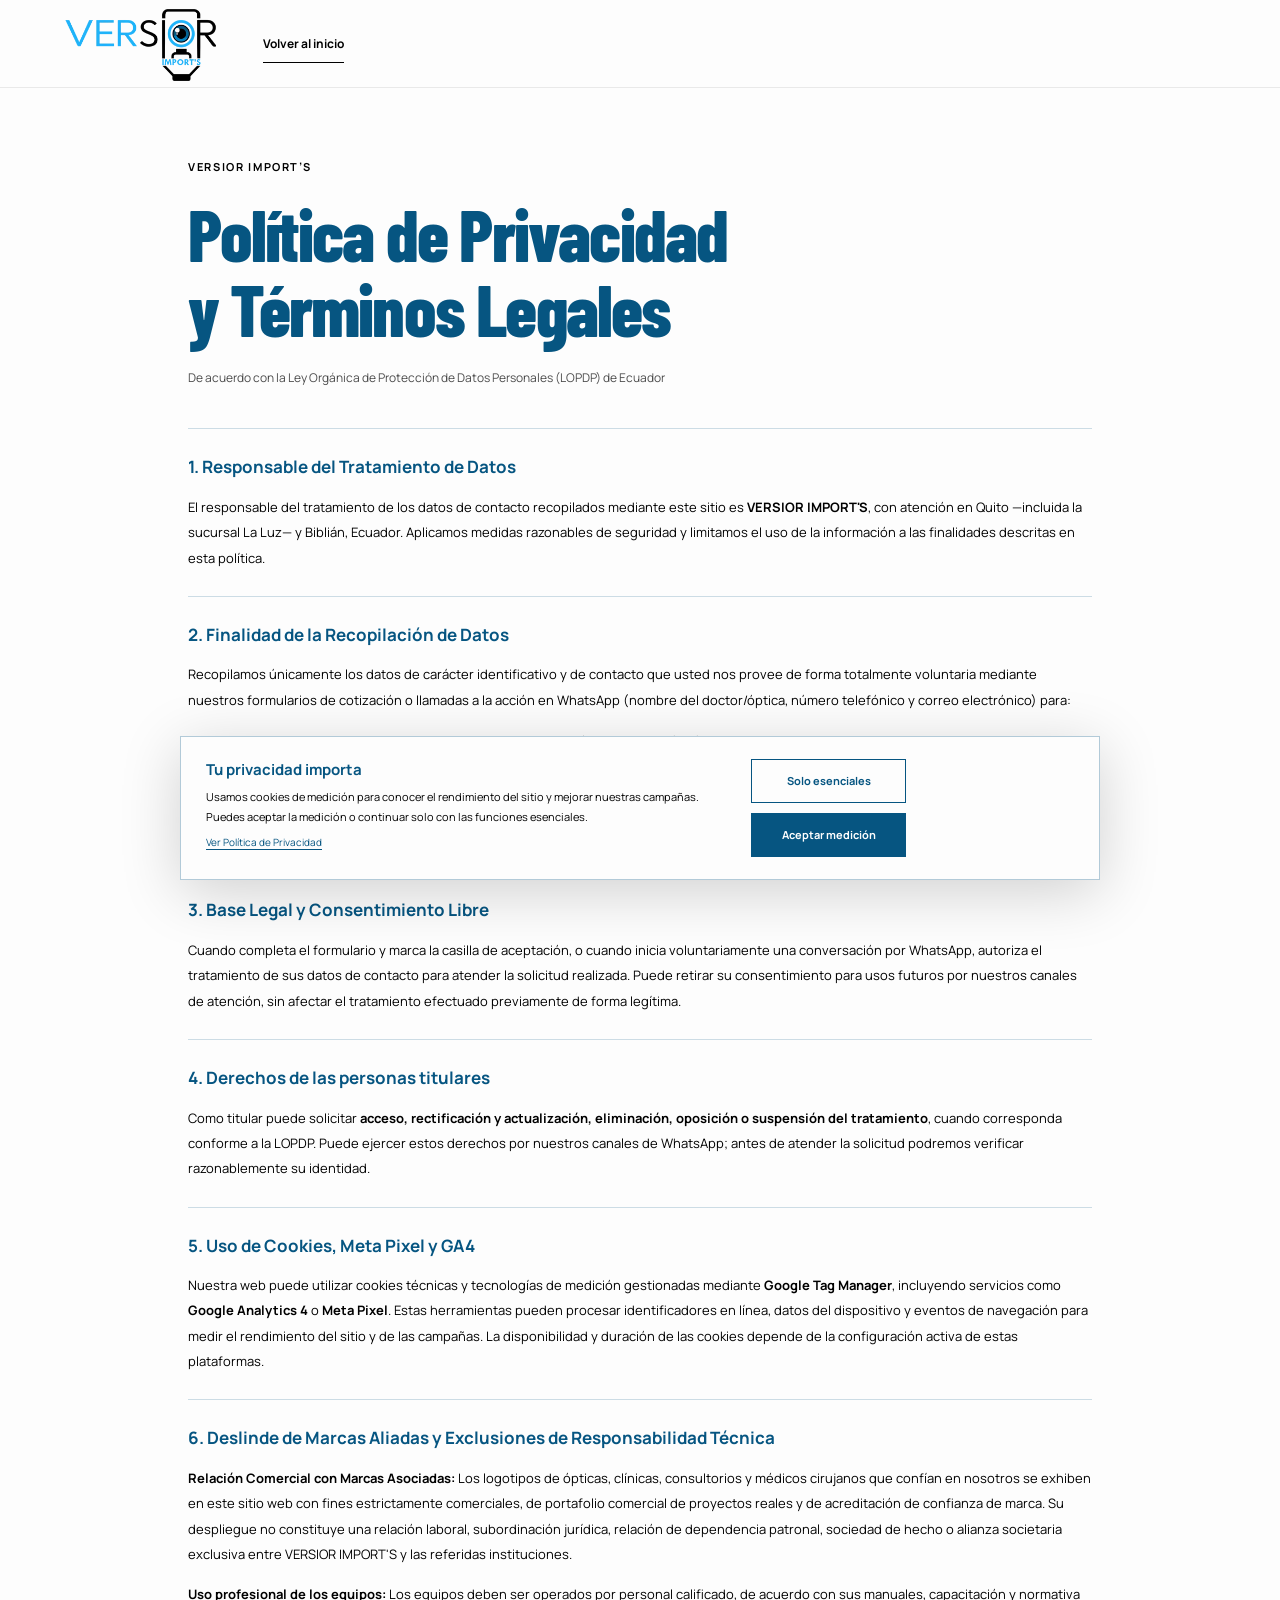
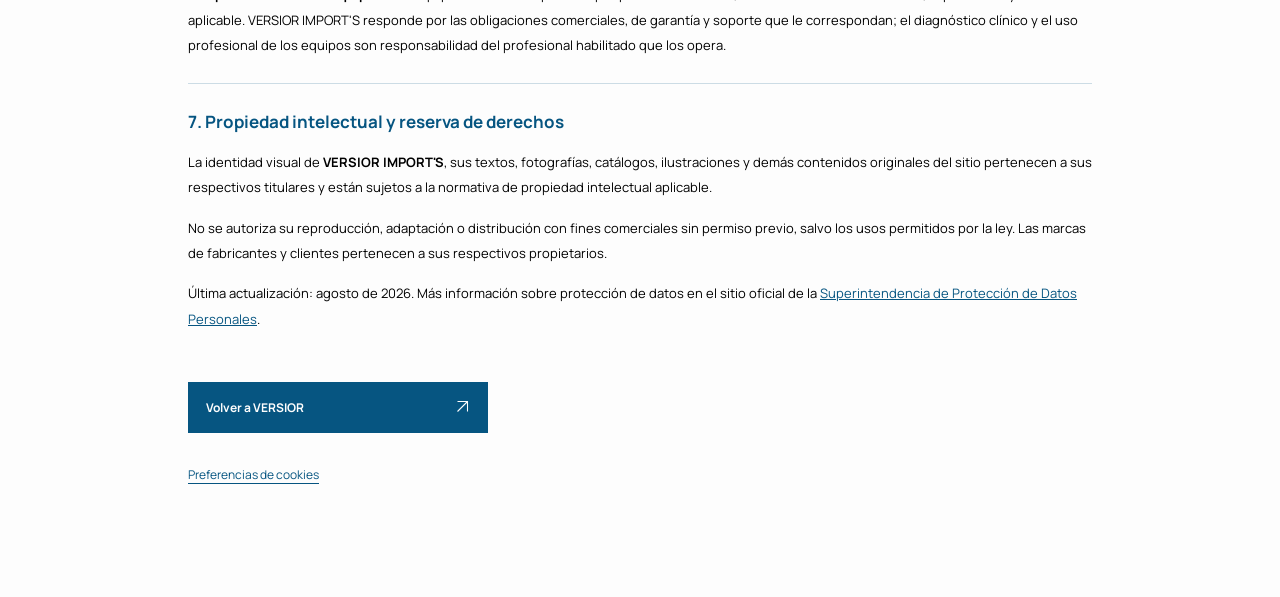
<file: privacidad.html>
<!doctype html><html lang="es"><head><meta charset="utf-8"><meta name="viewport" content="width=device-width,initial-scale=1"><meta name="theme-color" content="#065581"><meta name="description" content="Política de Privacidad y Términos Legales de VERSIOR IMPORT’S."><title>Política de Privacidad | VERSIOR IMPORT’S</title><link rel="canonical" href="https://versiorimports.is-best.net/privacidad.html"><link rel="stylesheet" href="versior-story-20261112.css"><script src="versior-consent-20261112.js?v=20261120b" defer></script></head><body><header class="site-header"><a class="brand" href="./" aria-label="Volver al inicio de VERSIOR"><img src="assets/brand/versior-logo.webp" width="640" height="360" alt="VERSIOR IMPORT’S"></a><a class="header-cta" href="./">Volver al inicio</a></header><main class="privacy-page"><p class="eyebrow">VERSIOR IMPORT’S</p><h1>Política de Privacidad<br>y Términos Legales</h1><p class="privacy-intro">De acuerdo con la Ley Orgánica de Protección de Datos Personales (LOPDP) de Ecuador</p><section class="privacy-section"><h3>
              1. Responsable del Tratamiento de Datos
            </h3>
            <p>El responsable del tratamiento de los datos de contacto recopilados mediante este sitio es <strong>VERSIOR IMPORT'S</strong>, con atención en Quito —incluida la sucursal La Luz— y Biblián, Ecuador. Aplicamos medidas razonables de seguridad y limitamos el uso de la información a las finalidades descritas en esta política.</p>
          </section>
<section class="privacy-section"><h3>
              2. Finalidad de la Recopilación de Datos
            </h3>
            <p>Recopilamos únicamente los datos de carácter identificativo y de contacto que usted nos provee de forma totalmente voluntaria mediante nuestros formularios de cotización o llamadas a la acción en WhatsApp (nombre del doctor/óptica, número telefónico y correo electrónico) para:</p>
            <ul>
              <li>Atender de manera personalizada sus solicitudes de cotización de tecnología clínica.</li>
              <li>Agendar sesiones de capacitación profesional dirigidas por la Dra. Oftalmóloga Julieta Siguencia.</li>
              <li>Facilitar los servicios de diseño y adecuación de espacios ópticos de la Arquitecta Laura Herrera.</li>
              <li>Gestionar soportes técnicos y garantías posventa a cargo de Alexander Jácome.</li>
            </ul>
          </section>
<section class="privacy-section"><h3>
              3. Base Legal y Consentimiento Libre
            </h3>
            <p>Cuando completa el formulario y marca la casilla de aceptación, o cuando inicia voluntariamente una conversación por WhatsApp, autoriza el tratamiento de sus datos de contacto para atender la solicitud realizada. Puede retirar su consentimiento para usos futuros por nuestros canales de atención, sin afectar el tratamiento efectuado previamente de forma legítima.</p>
          </section>
<section class="privacy-section"><h3>
              4. Derechos de las personas titulares
            </h3>
            <p>Como titular puede solicitar <strong>acceso, rectificación y actualización, eliminación, oposición o suspensión del tratamiento</strong>, cuando corresponda conforme a la LOPDP. Puede ejercer estos derechos por nuestros canales de WhatsApp; antes de atender la solicitud podremos verificar razonablemente su identidad.</p>
          </section>
<section class="privacy-section"><h3>
              5. Uso de Cookies, Meta Pixel y GA4
            </h3>
            <p>Nuestra web puede utilizar cookies técnicas y tecnologías de medición gestionadas mediante <strong>Google Tag Manager</strong>, incluyendo servicios como <strong>Google Analytics 4</strong> o <strong>Meta Pixel</strong>. Estas herramientas pueden procesar identificadores en línea, datos del dispositivo y eventos de navegación para medir el rendimiento del sitio y de las campañas. La disponibilidad y duración de las cookies depende de la configuración activa de estas plataformas.</p>
          </section>
<section class="privacy-section"><h3>
              6. Deslinde de Marcas Aliadas y Exclusiones de Responsabilidad Técnica
            </h3>
            <p><strong>Relación Comercial con Marcas Asociadas:</strong> Los logotipos de ópticas, clínicas, consultorios y médicos cirujanos que confían en nosotros se exhiben en este sitio web con fines estrictamente comerciales, de portafolio comercial de proyectos reales y de acreditación de confianza de marca. Su despliegue no constituye una relación laboral, subordinación jurídica, relación de dependencia patronal, sociedad de hecho o alianza societaria exclusiva entre VERSIOR IMPORT'S y las referidas instituciones.</p>
            <p><strong>Uso profesional de los equipos:</strong> Los equipos deben ser operados por personal calificado, de acuerdo con sus manuales, capacitación y normativa aplicable. VERSIOR IMPORT'S responde por las obligaciones comerciales, de garantía y soporte que le correspondan; el diagnóstico clínico y el uso profesional de los equipos son responsabilidad del profesional habilitado que los opera.</p>
          </section>
<section class="privacy-section"><h3>
              7. Propiedad intelectual y reserva de derechos
            </h3>
            <p>La identidad visual de <strong>VERSIOR IMPORT'S</strong>, sus textos, fotografías, catálogos, ilustraciones y demás contenidos originales del sitio pertenecen a sus respectivos titulares y están sujetos a la normativa de propiedad intelectual aplicable.</p>
            <p>No se autoriza su reproducción, adaptación o distribución con fines comerciales sin permiso previo, salvo los usos permitidos por la ley. Las marcas de fabricantes y clientes pertenecen a sus respectivos propietarios.</p>
            <p>Última actualización: agosto de 2026. Más información sobre protección de datos en el sitio oficial de la <a href="https://spdp.gob.ec/" target="_blank" rel="noopener noreferrer">Superintendencia de Protección de Datos Personales</a>.</p>
          </section><a class="solid-link" href="./">Volver a VERSIOR <span aria-hidden="true">←</span></a><button class="privacy-settings" type="button" data-cookie-preferences>Preferencias de cookies</button></main>
<section id="cookie-banner" class="consent-banner" role="dialog" aria-modal="false" aria-label="Preferencias de cookies" hidden><div><h2>Tu privacidad importa</h2><p>Usamos cookies de medición para conocer el rendimiento del sitio y mejorar nuestras campañas. Puedes aceptar la medición o continuar solo con las funciones esenciales.</p><a href="privacidad.html">Ver Política de Privacidad</a></div><div class="consent-actions"><button type="button" data-cookie-choice="essential">Solo esenciales</button><button type="button" data-cookie-choice="accepted">Aceptar medición</button></div></section>
</body></html>
</file>
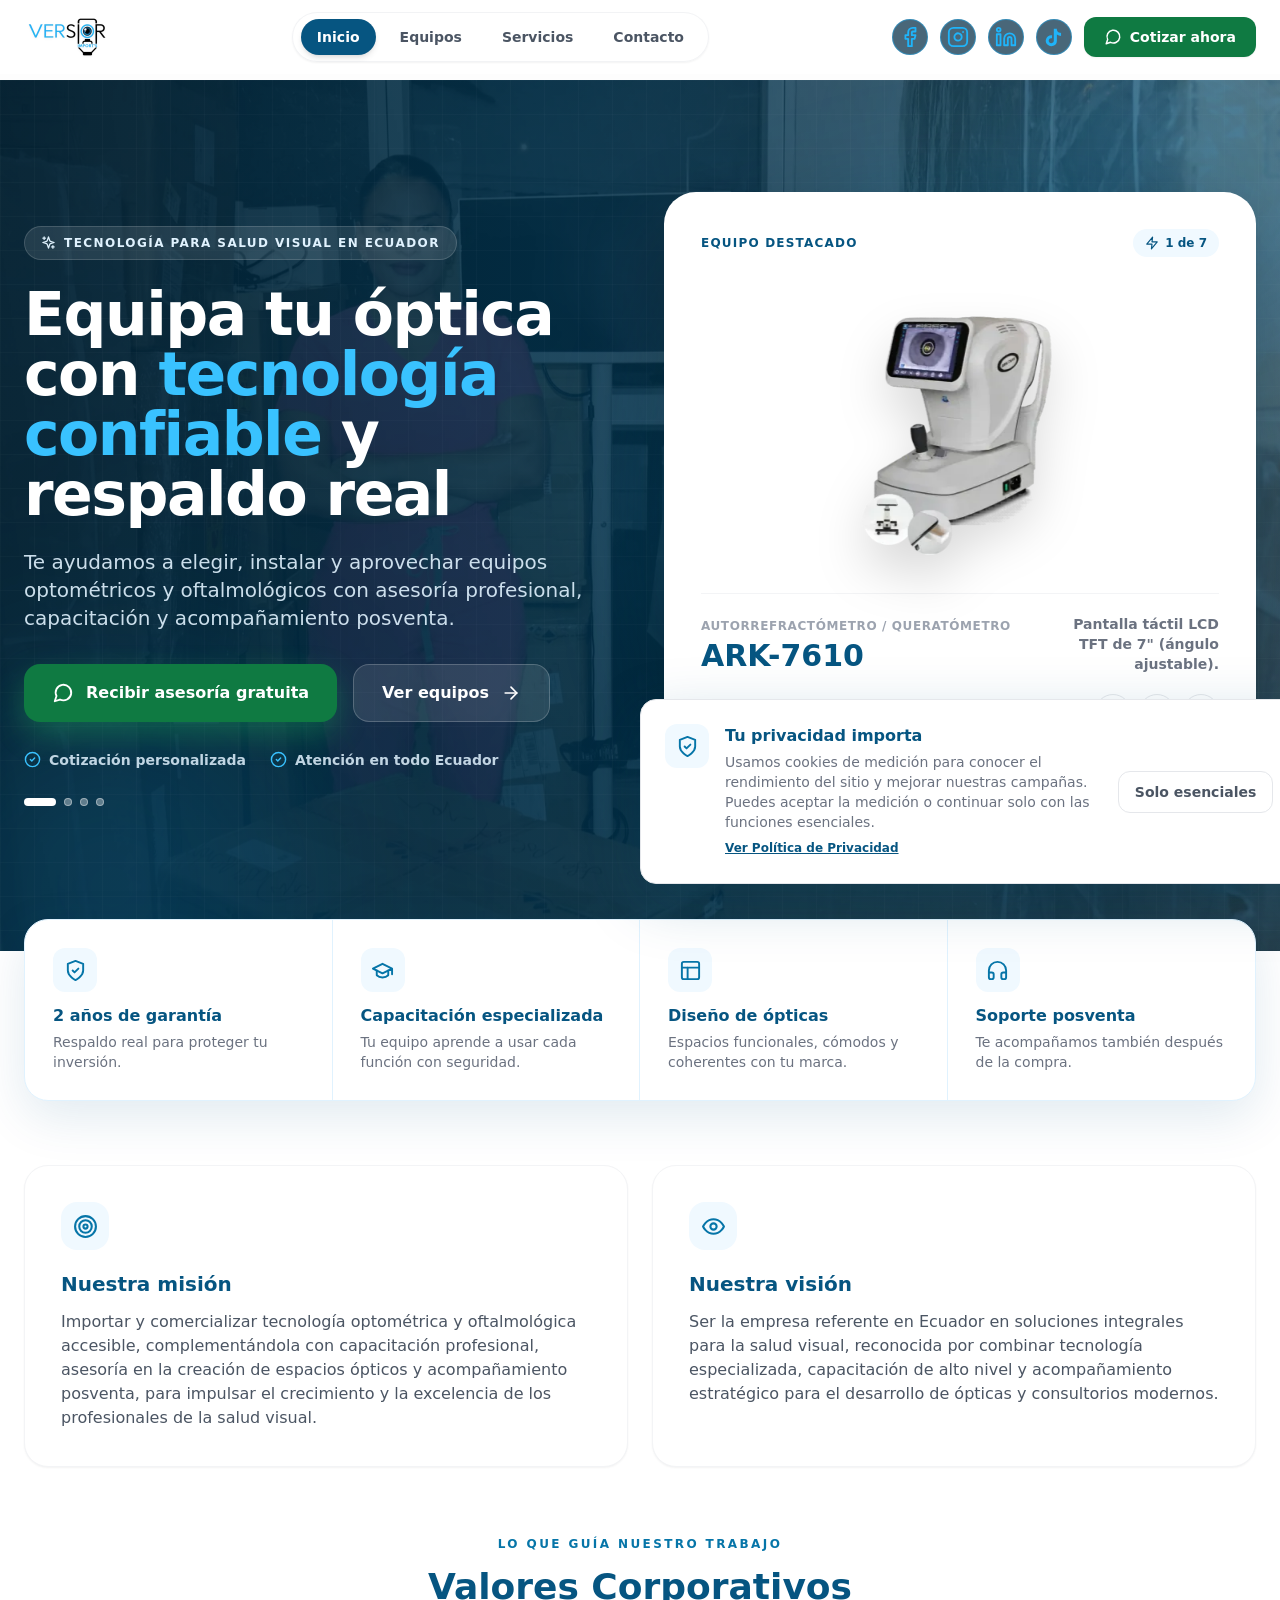
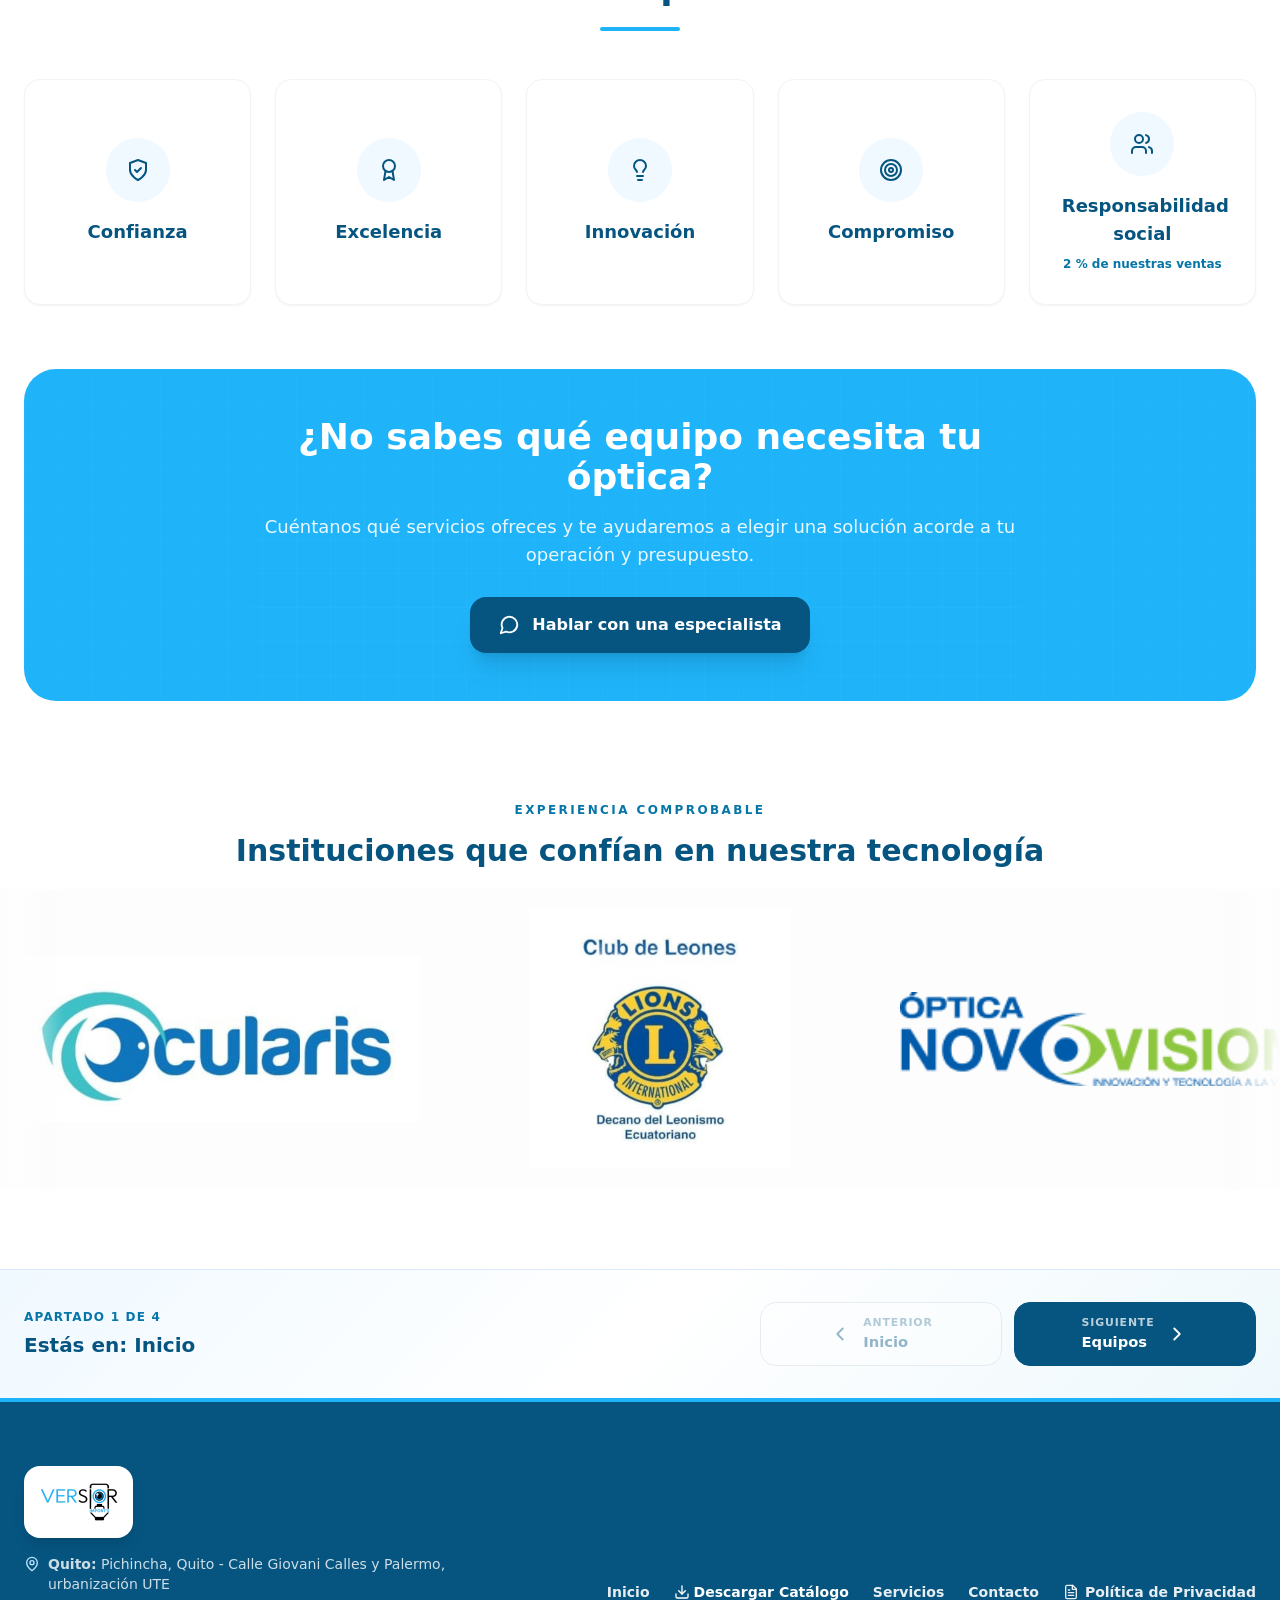
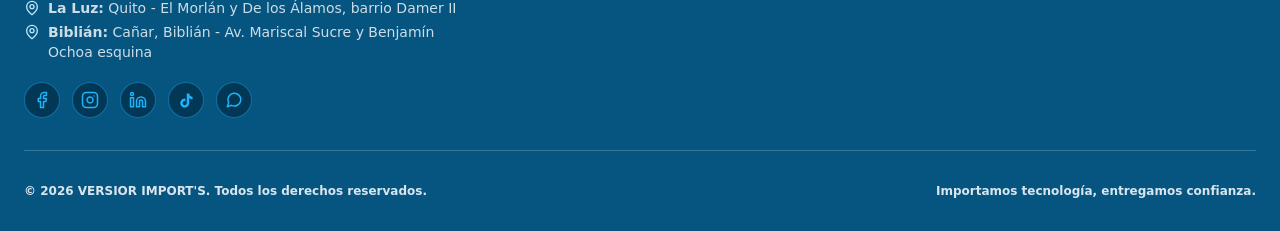
<file: respaldo-versior-20261112.html>
<!DOCTYPE html>
<html lang="es">
<head>
  <script>
    document.documentElement.classList.add('js');
    window.dataLayer = window.dataLayer || [];
    function gtag(){
      dataLayer.push(arguments);
      if (arguments[0] === 'consent' && arguments[1] === 'update' &&
          typeof window.updateVersiorMetaPixelConsent === 'function') {
        window.updateVersiorMetaPixelConsent(arguments[2] || {});
      }
    }
    gtag('consent', 'default', {
      ad_storage: 'denied',
      analytics_storage: 'denied',
      ad_user_data: 'denied',
      ad_personalization: 'denied',
      wait_for_update: 500
    });
    gtag('set', 'ads_data_redaction', true);
  </script>
  <script async src="https://www.googletagmanager.com/gtag/js?id=G-PWYKXESHG4"></script>
  <script>
    gtag('js', new Date());
    gtag('config', 'G-PWYKXESHG4');

    let gtmLoaded = false;
    window.loadGoogleTagManager = () => {
      if (gtmLoaded) return;
      gtmLoaded = true;
      window.dataLayer.push({ 'gtm.start': Date.now(), event: 'gtm.js' });
      const firstScript = document.getElementsByTagName('script')[0];
      const gtmScript = document.createElement('script');
      gtmScript.async = true;
      gtmScript.src = 'https://www.googletagmanager.com/gtm.js?id=GTM-MZGKQPFH';
      firstScript.parentNode.insertBefore(gtmScript, firstScript);
    };
    window.loadGoogleTagManager();
  </script>

  <!-- Meta Pixel Code: only loads after the visitor accepts measurement cookies. -->
  <script id="versior-meta-pixel">
    (function(w, d) {
      if (w.updateVersiorMetaPixelConsent) return;

      var initialized = false;
      var pageViewSent = false;
      var consentGranted = false;
      var permissions = {
        ad_storage: 'denied',
        ad_user_data: 'denied',
        ad_personalization: 'denied'
      };

      w.updateVersiorMetaPixelConsent = function(consent) {
        Object.keys(permissions).forEach(function(key) {
          if (Object.prototype.hasOwnProperty.call(consent, key)) {
            permissions[key] = consent[key];
          }
        });
        var allowed = Object.keys(permissions).every(function(key) {
          return permissions[key] === 'granted';
        });

        try {
          if (!allowed) {
            if (initialized && consentGranted) w.fbq('consent', 'revoke');
            consentGranted = false;
            return;
          }

          if (!initialized) {
            !function(f,b,e,v,n,t,s)
            {if(f.fbq)return;n=f.fbq=function(){n.callMethod?
            n.callMethod.apply(n,arguments):n.queue.push(arguments)};
            if(!f._fbq)f._fbq=n;n.push=n;n.loaded=!0;n.version='2.0';
            n.queue=[];t=b.createElement(e);t.async=!0;
            t.src=v;s=b.getElementsByTagName(e)[0];
            s.parentNode.insertBefore(t,s)}(w, d,'script',
            'https://connect.facebook.net/en_US/fbevents.js');
            w.fbq('consent', 'revoke');
            w.fbq('init', '1176204758693621');
            initialized = true;
          }

          if (!consentGranted) w.fbq('consent', 'grant');
          consentGranted = true;
          if (!pageViewSent) {
            w.fbq('track', 'PageView');
            pageViewSent = true;
          }
        } catch (error) {
          console.warn('No se pudo iniciar el píxel de Meta.', error);
        }
      };

      try {
        if (w.localStorage.getItem('versior_cookie_consent') === 'accepted') {
          w.updateVersiorMetaPixelConsent({
            ad_storage: 'granted',
            ad_user_data: 'granted',
            ad_personalization: 'granted'
          });
        }
      } catch (error) {
        // Keep Meta blocked when a saved consent choice cannot be read.
      }
    })(window, document);
  </script>
  <!-- No noscript tracking image: it would bypass the cookie consent banner. -->
  <!-- End Meta Pixel Code -->

  <meta charset="UTF-8">
  <meta name="viewport" content="width=device-width, initial-scale=1.0">
  <meta name="description" content="Equipos optométricos y oftalmológicos en Ecuador con asesoría especializada, capacitación, garantía y soporte posventa.">
  <meta name="theme-color" content="#065581">
  <meta name="robots" content="index, follow">
  <link rel="canonical" href="https://versiorimports.is-best.net/">
  <meta property="og:type" content="website">
  <meta property="og:locale" content="es_EC">
  <meta property="og:url" content="https://versiorimports.is-best.net/">
  <meta property="og:title" content="VERSIOR IMPORT'S | Equipos para ópticas y consultorios">
  <meta property="og:description" content="Tecnología para salud visual con respaldo real: asesoría, capacitación, garantía y entrega nacional.">
  <meta property="og:image" content="https://raw.githubusercontent.com/alexzanderj14/versior/main/rk600.png">
  <meta name="twitter:card" content="summary_large_image">
  <title>Equipos Optométricos en Ecuador | VERSIOR IMPORT'S</title>

  <link rel="preload" as="image" href="assets/products/ark-7610-preview.webp" type="image/webp" fetchpriority="high">
  <style id="versior-core-css">*,:after,:before{--tw-border-spacing-x:0;--tw-border-spacing-y:0;--tw-translate-x:0;--tw-translate-y:0;--tw-rotate:0;--tw-skew-x:0;--tw-skew-y:0;--tw-scale-x:1;--tw-scale-y:1;--tw-pan-x: ;--tw-pan-y: ;--tw-pinch-zoom: ;--tw-scroll-snap-strictness:proximity;--tw-gradient-from-position: ;--tw-gradient-via-position: ;--tw-gradient-to-position: ;--tw-ordinal: ;--tw-slashed-zero: ;--tw-numeric-figure: ;--tw-numeric-spacing: ;--tw-numeric-fraction: ;--tw-ring-inset: ;--tw-ring-offset-width:0px;--tw-ring-offset-color:#fff;--tw-ring-color:rgba(59,130,246,.5);--tw-ring-offset-shadow:0 0 #0000;--tw-ring-shadow:0 0 #0000;--tw-shadow:0 0 #0000;--tw-shadow-colored:0 0 #0000;--tw-blur: ;--tw-brightness: ;--tw-contrast: ;--tw-grayscale: ;--tw-hue-rotate: ;--tw-invert: ;--tw-saturate: ;--tw-sepia: ;--tw-drop-shadow: ;--tw-backdrop-blur: ;--tw-backdrop-brightness: ;--tw-backdrop-contrast: ;--tw-backdrop-grayscale: ;--tw-backdrop-hue-rotate: ;--tw-backdrop-invert: ;--tw-backdrop-opacity: ;--tw-backdrop-saturate: ;--tw-backdrop-sepia: ;--tw-contain-size: ;--tw-contain-layout: ;--tw-contain-paint: ;--tw-contain-style: }::backdrop{--tw-border-spacing-x:0;--tw-border-spacing-y:0;--tw-translate-x:0;--tw-translate-y:0;--tw-rotate:0;--tw-skew-x:0;--tw-skew-y:0;--tw-scale-x:1;--tw-scale-y:1;--tw-pan-x: ;--tw-pan-y: ;--tw-pinch-zoom: ;--tw-scroll-snap-strictness:proximity;--tw-gradient-from-position: ;--tw-gradient-via-position: ;--tw-gradient-to-position: ;--tw-ordinal: ;--tw-slashed-zero: ;--tw-numeric-figure: ;--tw-numeric-spacing: ;--tw-numeric-fraction: ;--tw-ring-inset: ;--tw-ring-offset-width:0px;--tw-ring-offset-color:#fff;--tw-ring-color:rgba(59,130,246,.5);--tw-ring-offset-shadow:0 0 #0000;--tw-ring-shadow:0 0 #0000;--tw-shadow:0 0 #0000;--tw-shadow-colored:0 0 #0000;--tw-blur: ;--tw-brightness: ;--tw-contrast: ;--tw-grayscale: ;--tw-hue-rotate: ;--tw-invert: ;--tw-saturate: ;--tw-sepia: ;--tw-drop-shadow: ;--tw-backdrop-blur: ;--tw-backdrop-brightness: ;--tw-backdrop-contrast: ;--tw-backdrop-grayscale: ;--tw-backdrop-hue-rotate: ;--tw-backdrop-invert: ;--tw-backdrop-opacity: ;--tw-backdrop-saturate: ;--tw-backdrop-sepia: ;--tw-contain-size: ;--tw-contain-layout: ;--tw-contain-paint: ;--tw-contain-style: }/*! tailwindcss v3.4.17 | MIT License | https://tailwindcss.com*/*,:after,:before{box-sizing:border-box;border:0 solid #e5e7eb}:after,:before{--tw-content:""}:host,html{line-height:1.5;-webkit-text-size-adjust:100%;-moz-tab-size:4;-o-tab-size:4;tab-size:4;font-family:ui-sans-serif,system-ui,sans-serif,Apple Color Emoji,Segoe UI Emoji,Segoe UI Symbol,Noto Color Emoji;font-feature-settings:normal;font-variation-settings:normal;-webkit-tap-highlight-color:transparent}body{margin:0;line-height:inherit}hr{height:0;color:inherit;border-top-width:1px}abbr:where([title]){-webkit-text-decoration:underline dotted;text-decoration:underline dotted}h1,h2,h3,h4,h5,h6{font-size:inherit;font-weight:inherit}a{color:inherit;text-decoration:inherit}b,strong{font-weight:bolder}code,kbd,pre,samp{font-family:ui-monospace,SFMono-Regular,Menlo,Monaco,Consolas,Liberation Mono,Courier New,monospace;font-feature-settings:normal;font-variation-settings:normal;font-size:1em}small{font-size:80%}sub,sup{font-size:75%;line-height:0;position:relative;vertical-align:baseline}sub{bottom:-.25em}sup{top:-.5em}table{text-indent:0;border-color:inherit;border-collapse:collapse}button,input,optgroup,select,textarea{font-family:inherit;font-feature-settings:inherit;font-variation-settings:inherit;font-size:100%;font-weight:inherit;line-height:inherit;letter-spacing:inherit;color:inherit;margin:0;padding:0}button,select{text-transform:none}button,input:where([type=button]),input:where([type=reset]),input:where([type=submit]){-webkit-appearance:button;background-color:transparent;background-image:none}:-moz-focusring{outline:auto}:-moz-ui-invalid{box-shadow:none}progress{vertical-align:baseline}::-webkit-inner-spin-button,::-webkit-outer-spin-button{height:auto}[type=search]{-webkit-appearance:textfield;outline-offset:-2px}::-webkit-search-decoration{-webkit-appearance:none}::-webkit-file-upload-button{-webkit-appearance:button;font:inherit}summary{display:list-item}blockquote,dd,dl,figure,h1,h2,h3,h4,h5,h6,hr,p,pre{margin:0}fieldset{margin:0}fieldset,legend{padding:0}menu,ol,ul{list-style:none;margin:0;padding:0}dialog{padding:0}textarea{resize:vertical}input::-moz-placeholder,textarea::-moz-placeholder{opacity:1;color:#9ca3af}input::placeholder,textarea::placeholder{opacity:1;color:#9ca3af}[role=button],button{cursor:pointer}:disabled{cursor:default}audio,canvas,embed,iframe,img,object,svg,video{display:block;vertical-align:middle}img,video{max-width:100%;height:auto}[hidden]:where(:not([hidden=until-found])){display:none}.fixed{position:fixed}.absolute{position:absolute}.relative{position:relative}.inset-0{inset:0}.inset-10{inset:2.5rem}.inset-16{inset:4rem}.inset-8{inset:2rem}.-bottom-32{bottom:-8rem}.-left-20{left:-5rem}.-right-24{right:-6rem}.-top-24{top:-6rem}.bottom-0{bottom:0}.bottom-28{bottom:7rem}.bottom-4{bottom:1rem}.bottom-5{bottom:1.25rem}.bottom-6{bottom:1.5rem}.left-0{left:0}.left-1\/2{left:50%}.left-4{left:1rem}.left-5{left:1.25rem}.left-6{left:1.5rem}.right-0{right:0}.right-4{right:1rem}.right-6{right:1.5rem}.right-\[-10\%\]{right:-10%}.top-0{top:0}.top-1\/2{top:50%}.top-6{top:1.5rem}.top-\[-50\%\]{top:-50%}.top-full{top:100%}.z-0{z-index:0}.z-10{z-index:10}.z-20{z-index:20}.z-50{z-index:50}.z-\[100\]{z-index:100}.z-\[120\]{z-index:120}.z-\[150\]{z-index:150}.z-\[160\]{z-index:160}.z-\[1\]{z-index:1}.z-\[2\]{z-index:2}.z-\[3\]{z-index:3}.mx-auto{margin-left:auto;margin-right:auto}.-mt-1{margin-top:-.25rem}.-mt-20{margin-top:-5rem}.mb-1{margin-bottom:.25rem}.mb-10{margin-bottom:2.5rem}.mb-12{margin-bottom:3rem}.mb-16{margin-bottom:4rem}.mb-2{margin-bottom:.5rem}.mb-3{margin-bottom:.75rem}.mb-4{margin-bottom:1rem}.mb-5{margin-bottom:1.25rem}.mb-6{margin-bottom:1.5rem}.mb-7{margin-bottom:1.75rem}.mb-8{margin-bottom:2rem}.mb-9{margin-bottom:2.25rem}.ml-2{margin-left:.5rem}.mt-0\.5{margin-top:.125rem}.mt-1{margin-top:.25rem}.mt-16{margin-top:4rem}.mt-2{margin-top:.5rem}.mt-3{margin-top:.75rem}.mt-4{margin-top:1rem}.mt-5{margin-top:1.25rem}.mt-6{margin-top:1.5rem}.mt-7{margin-top:1.75rem}.mt-8{margin-top:2rem}.block{display:block}.flex{display:flex}.inline-flex{display:inline-flex}.grid{display:grid}.hidden{display:none}.h-1{height:.25rem}.h-10{height:2.5rem}.h-11{height:2.75rem}.h-12{height:3rem}.h-14{height:3.5rem}.h-16{height:4rem}.h-2{height:.5rem}.h-2\.5{height:.625rem}.h-32{height:8rem}.h-4{height:1rem}.h-64{height:16rem}.h-8{height:2rem}.h-80{height:20rem}.h-9{height:2.25rem}.h-96{height:24rem}.h-\[390px\]{height:390px}.h-\[500px\]{height:500px}.h-\[52vh\]{height:52vh}.h-full{height:100%}.h-px{height:1px}.max-h-\[75vh\]{max-height:75vh}.max-h-\[94vh\]{max-height:94vh}.min-h-0{min-height:0}.min-h-screen{min-height:100vh}.w-10{width:2.5rem}.w-11{width:2.75rem}.w-12{width:3rem}.w-14{width:3.5rem}.w-16{width:4rem}.w-2{width:.5rem}.w-2\.5{width:.625rem}.w-20{width:5rem}.w-32{width:8rem}.w-4{width:1rem}.w-7{width:1.75rem}.w-8{width:2rem}.w-9{width:2.25rem}.w-96{width:24rem}.w-\[90vw\]{width:90vw}.w-auto{width:auto}.w-full{width:100%}.max-w-2xl{max-width:42rem}.max-w-3xl{max-width:48rem}.max-w-4xl{max-width:56rem}.max-w-5xl{max-width:64rem}.max-w-6xl{max-width:72rem}.max-w-7xl{max-width:80rem}.max-w-\[150px\]{max-width:150px}.max-w-\[85\%\]{max-width:85%}.max-w-md{max-width:28rem}.flex-1{flex:1 1 0%}.flex-shrink-0{flex-shrink:0}.flex-grow{flex-grow:1}.origin-bottom{transform-origin:bottom}.-translate-x-1\/2{--tw-translate-x:-50%}.-translate-x-1\/2,.-translate-y-1\/2{transform:translate(var(--tw-translate-x),var(--tw-translate-y)) rotate(var(--tw-rotate)) skewX(var(--tw-skew-x)) skewY(var(--tw-skew-y)) scaleX(var(--tw-scale-x)) scaleY(var(--tw-scale-y))}.-translate-y-1\/2{--tw-translate-y:-50%}.rotate-90{--tw-rotate:90deg}.rotate-90,.scale-100{transform:translate(var(--tw-translate-x),var(--tw-translate-y)) rotate(var(--tw-rotate)) skewX(var(--tw-skew-x)) skewY(var(--tw-skew-y)) scaleX(var(--tw-scale-x)) scaleY(var(--tw-scale-y))}.scale-100{--tw-scale-x:1;--tw-scale-y:1}.scale-150{--tw-scale-x:1.5;--tw-scale-y:1.5}.scale-150,.scale-\[1\.65\]{transform:translate(var(--tw-translate-x),var(--tw-translate-y)) rotate(var(--tw-rotate)) skewX(var(--tw-skew-x)) skewY(var(--tw-skew-y)) scaleX(var(--tw-scale-x)) scaleY(var(--tw-scale-y))}.scale-\[1\.65\]{--tw-scale-x:1.65;--tw-scale-y:1.65}.scale-\[2\.5\]{--tw-scale-x:2.5;--tw-scale-y:2.5}.scale-\[2\.5\],.scale-\[2\]{transform:translate(var(--tw-translate-x),var(--tw-translate-y)) rotate(var(--tw-rotate)) skewX(var(--tw-skew-x)) skewY(var(--tw-skew-y)) scaleX(var(--tw-scale-x)) scaleY(var(--tw-scale-y))}.scale-\[2\]{--tw-scale-x:2;--tw-scale-y:2}.transform{transform:translate(var(--tw-translate-x),var(--tw-translate-y)) rotate(var(--tw-rotate)) skewX(var(--tw-skew-x)) skewY(var(--tw-skew-y)) scaleX(var(--tw-scale-x)) scaleY(var(--tw-scale-y))}@keyframes bounce{0%,to{transform:translateY(-25%);animation-timing-function:cubic-bezier(.8,0,1,1)}50%{transform:none;animation-timing-function:cubic-bezier(0,0,.2,1)}}.animate-bounce{animation:bounce 1s infinite}@keyframes pulse{50%{opacity:.5}}.animate-pulse{animation:pulse 2s cubic-bezier(.4,0,.6,1) infinite}.cursor-pointer{cursor:pointer}.cursor-zoom-in{cursor:zoom-in}.scroll-mt-24{scroll-margin-top:6rem}.list-disc{list-style-type:disc}.grid-cols-1{grid-template-columns:repeat(1,minmax(0,1fr))}.grid-cols-2{grid-template-columns:repeat(2,minmax(0,1fr))}.flex-col{flex-direction:column}.flex-wrap{flex-wrap:wrap}.items-start{align-items:flex-start}.items-end{align-items:flex-end}.items-center{align-items:center}.justify-start{justify-content:flex-start}.justify-end{justify-content:flex-end}.justify-center{justify-content:center}.justify-between{justify-content:space-between}.gap-1{gap:.25rem}.gap-1\.5{gap:.375rem}.gap-10{gap:2.5rem}.gap-12{gap:3rem}.gap-2{gap:.5rem}.gap-3{gap:.75rem}.gap-4{gap:1rem}.gap-5{gap:1.25rem}.gap-6{gap:1.5rem}.gap-7{gap:1.75rem}.gap-8{gap:2rem}.gap-x-6{-moz-column-gap:1.5rem;column-gap:1.5rem}.gap-y-3{row-gap:.75rem}.space-x-2>:not([hidden])~:not([hidden]){--tw-space-x-reverse:0;margin-right:calc(.5rem*var(--tw-space-x-reverse));margin-left:calc(.5rem*(1 - var(--tw-space-x-reverse)))}.space-y-1>:not([hidden])~:not([hidden]){--tw-space-y-reverse:0;margin-top:calc(.25rem*(1 - var(--tw-space-y-reverse)));margin-bottom:calc(.25rem*var(--tw-space-y-reverse))}.space-y-1\.5>:not([hidden])~:not([hidden]){--tw-space-y-reverse:0;margin-top:calc(.375rem*(1 - var(--tw-space-y-reverse)));margin-bottom:calc(.375rem*var(--tw-space-y-reverse))}.space-y-2>:not([hidden])~:not([hidden]){--tw-space-y-reverse:0;margin-top:calc(.5rem*(1 - var(--tw-space-y-reverse)));margin-bottom:calc(.5rem*var(--tw-space-y-reverse))}.space-y-3>:not([hidden])~:not([hidden]){--tw-space-y-reverse:0;margin-top:calc(.75rem*(1 - var(--tw-space-y-reverse)));margin-bottom:calc(.75rem*var(--tw-space-y-reverse))}.space-y-4>:not([hidden])~:not([hidden]){--tw-space-y-reverse:0;margin-top:calc(1rem*(1 - var(--tw-space-y-reverse)));margin-bottom:calc(1rem*var(--tw-space-y-reverse))}.space-y-5>:not([hidden])~:not([hidden]){--tw-space-y-reverse:0;margin-top:calc(1.25rem*(1 - var(--tw-space-y-reverse)));margin-bottom:calc(1.25rem*var(--tw-space-y-reverse))}.space-y-6>:not([hidden])~:not([hidden]){--tw-space-y-reverse:0;margin-top:calc(1.5rem*(1 - var(--tw-space-y-reverse)));margin-bottom:calc(1.5rem*var(--tw-space-y-reverse))}.space-y-8>:not([hidden])~:not([hidden]){--tw-space-y-reverse:0;margin-top:calc(2rem*(1 - var(--tw-space-y-reverse)));margin-bottom:calc(2rem*var(--tw-space-y-reverse))}.overflow-hidden{overflow:hidden}.overflow-visible{overflow:visible}.overflow-x-auto{overflow-x:auto}.overflow-y-auto{overflow-y:auto}.whitespace-nowrap{white-space:nowrap}.rounded-2xl{border-radius:1rem}.rounded-3xl{border-radius:1.5rem}.rounded-\[2rem\]{border-radius:2rem}.rounded-full{border-radius:9999px}.rounded-xl{border-radius:.75rem}.rounded-tl-none{border-top-left-radius:0}.rounded-tr-none{border-top-right-radius:0}.border{border-width:1px}.border-b{border-bottom-width:1px}.border-r{border-right-width:1px}.border-t{border-top-width:1px}.border-t-4{border-top-width:4px}.border-\[\#0B6E3A\]\/20{border-color:rgba(11,110,58,.2)}.border-\[\#1FB4FA\]{--tw-border-opacity:1;border-color:rgb(31 180 250/var(--tw-border-opacity,1))}.border-gray-100{--tw-border-opacity:1;border-color:rgb(243 244 246/var(--tw-border-opacity,1))}.border-gray-200{--tw-border-opacity:1;border-color:rgb(229 231 235/var(--tw-border-opacity,1))}.border-gray-200\/50{border-color:rgba(229,231,235,.5)}.border-gray-800{--tw-border-opacity:1;border-color:rgb(31 41 55/var(--tw-border-opacity,1))}.border-sky-100{--tw-border-opacity:1;border-color:rgb(224 242 254/var(--tw-border-opacity,1))}.border-sky-100\/70{border-color:rgba(224,242,254,.7)}.border-white\/10{border-color:hsla(0,0%,100%,.1)}.border-white\/15{border-color:hsla(0,0%,100%,.15)}.border-white\/20{border-color:hsla(0,0%,100%,.2)}.border-white\/40{border-color:hsla(0,0%,100%,.4)}.border-white\/60{border-color:hsla(0,0%,100%,.6)}.bg-\[\#0077b5\]{--tw-bg-opacity:1;background-color:rgb(0 119 181/var(--tw-bg-opacity,1))}.bg-\[\#032d46\]\/85{background-color:rgba(3,45,70,.85)}.bg-\[\#063f61\]{--tw-bg-opacity:1;background-color:rgb(6 63 97/var(--tw-bg-opacity,1))}.bg-\[\#065581\]{--tw-bg-opacity:1;background-color:rgb(6 85 129/var(--tw-bg-opacity,1))}.bg-\[\#065581\]\/20{background-color:rgba(6,85,129,.2)}.bg-\[\#065581\]\/65{background-color:rgba(6,85,129,.65)}.bg-\[\#065581\]\/90{background-color:rgba(6,85,129,.9)}.bg-\[\#0F7A42\]{--tw-bg-opacity:1;background-color:rgb(15 122 66/var(--tw-bg-opacity,1))}.bg-\[\#1877F2\]{--tw-bg-opacity:1;background-color:rgb(24 119 242/var(--tw-bg-opacity,1))}.bg-\[\#1FB4FA\]{--tw-bg-opacity:1;background-color:rgb(31 180 250/var(--tw-bg-opacity,1))}.bg-\[\#1FB4FA\]\/10{background-color:rgba(31,180,250,.1)}.bg-\[\#1FB4FA\]\/15{background-color:rgba(31,180,250,.15)}.bg-\[\#1FB4FA\]\/20{background-color:rgba(31,180,250,.2)}.bg-\[\#1FB4FA\]\/25{background-color:rgba(31,180,250,.25)}.bg-\[\#1FB4FA\]\/40{background-color:rgba(31,180,250,.4)}.bg-\[\#1FB4FA\]\/70{background-color:rgba(31,180,250,.7)}.bg-\[\#FDFDFD\]{--tw-bg-opacity:1;background-color:rgb(253 253 253/var(--tw-bg-opacity,1))}.bg-\[\#f0f9ff\]{--tw-bg-opacity:1;background-color:rgb(240 249 255/var(--tw-bg-opacity,1))}.bg-\[\#f2faff\]{--tw-bg-opacity:1;background-color:rgb(242 250 255/var(--tw-bg-opacity,1))}.bg-\[\#f8fbfd\]{--tw-bg-opacity:1;background-color:rgb(248 251 253/var(--tw-bg-opacity,1))}.bg-gray-100{--tw-bg-opacity:1;background-color:rgb(243 244 246/var(--tw-bg-opacity,1))}.bg-gray-200{--tw-bg-opacity:1;background-color:rgb(229 231 235/var(--tw-bg-opacity,1))}.bg-gray-300{--tw-bg-opacity:1;background-color:rgb(209 213 219/var(--tw-bg-opacity,1))}.bg-gray-50{--tw-bg-opacity:1;background-color:rgb(249 250 251/var(--tw-bg-opacity,1))}.bg-gray-50\/50{background-color:rgba(249,250,251,.5)}.bg-red-500{--tw-bg-opacity:1;background-color:rgb(239 68 68/var(--tw-bg-opacity,1))}.bg-sky-200{--tw-bg-opacity:1;background-color:rgb(186 230 253/var(--tw-bg-opacity,1))}.bg-sky-50{--tw-bg-opacity:1;background-color:rgb(240 249 255/var(--tw-bg-opacity,1))}.bg-white{--tw-bg-opacity:1;background-color:rgb(255 255 255/var(--tw-bg-opacity,1))}.bg-white\/10{background-color:hsla(0,0%,100%,.1)}.bg-white\/15{background-color:hsla(0,0%,100%,.15)}.bg-white\/20{background-color:hsla(0,0%,100%,.2)}.bg-white\/35{background-color:hsla(0,0%,100%,.35)}.bg-white\/60{background-color:hsla(0,0%,100%,.6)}.bg-white\/90{background-color:hsla(0,0%,100%,.9)}.bg-white\/95{background-color:hsla(0,0%,100%,.95)}.bg-gradient-to-b{background-image:linear-gradient(to bottom,var(--tw-gradient-stops))}.bg-gradient-to-br{background-image:linear-gradient(to bottom right,var(--tw-gradient-stops))}.bg-gradient-to-r{background-image:linear-gradient(to right,var(--tw-gradient-stops))}.bg-gradient-to-tr{background-image:linear-gradient(to top right,var(--tw-gradient-stops))}.from-\[\#1877F2\]{--tw-gradient-from:#1877f2 var(--tw-gradient-from-position);--tw-gradient-to:rgba(24,119,242,0) var(--tw-gradient-to-position);--tw-gradient-stops:var(--tw-gradient-from),var(--tw-gradient-to)}.from-\[\#f9ce34\]{--tw-gradient-from:#f9ce34 var(--tw-gradient-from-position);--tw-gradient-to:rgba(249,206,52,0) var(--tw-gradient-to-position);--tw-gradient-stops:var(--tw-gradient-from),var(--tw-gradient-to)}.from-gray-900{--tw-gradient-from:#111827 var(--tw-gradient-from-position);--tw-gradient-to:rgba(17,24,39,0) var(--tw-gradient-to-position);--tw-gradient-stops:var(--tw-gradient-from),var(--tw-gradient-to)}.from-sky-50{--tw-gradient-from:#f0f9ff var(--tw-gradient-from-position);--tw-gradient-to:rgba(240,249,255,0) var(--tw-gradient-to-position);--tw-gradient-stops:var(--tw-gradient-from),var(--tw-gradient-to)}.via-\[\#ee2a7b\]{--tw-gradient-to:rgba(238,42,123,0) var(--tw-gradient-to-position);--tw-gradient-stops:var(--tw-gradient-from),#ee2a7b var(--tw-gradient-via-position),var(--tw-gradient-to)}.via-white{--tw-gradient-to:hsla(0,0%,100%,0) var(--tw-gradient-to-position);--tw-gradient-stops:var(--tw-gradient-from),#fff var(--tw-gradient-via-position),var(--tw-gradient-to)}.to-\[\#0A53BE\]{--tw-gradient-to:#0a53be var(--tw-gradient-to-position)}.to-\[\#6228d7\]{--tw-gradient-to:#6228d7 var(--tw-gradient-to-position)}.to-black{--tw-gradient-to:#000 var(--tw-gradient-to-position)}.to-sky-50{--tw-gradient-to:#f0f9ff var(--tw-gradient-to-position)}.to-sky-50\/50{--tw-gradient-to:rgba(240,249,255,.5) var(--tw-gradient-to-position)}.to-white{--tw-gradient-to:#fff var(--tw-gradient-to-position)}.object-contain{-o-object-fit:contain;object-fit:contain}.object-bottom{-o-object-position:bottom;object-position:bottom}.p-12{padding:3rem}.p-2{padding:.5rem}.p-3{padding:.75rem}.p-3\.5{padding:.875rem}.p-4{padding:1rem}.p-5{padding:1.25rem}.p-6{padding:1.5rem}.p-7{padding:1.75rem}.p-8{padding:2rem}.px-10{padding-left:2.5rem;padding-right:2.5rem}.px-2{padding-left:.5rem;padding-right:.5rem}.px-3{padding-left:.75rem;padding-right:.75rem}.px-4{padding-left:1rem;padding-right:1rem}.px-5{padding-left:1.25rem;padding-right:1.25rem}.px-6{padding-left:1.5rem;padding-right:1.5rem}.px-7{padding-left:1.75rem;padding-right:1.75rem}.py-1\.5{padding-top:.375rem;padding-bottom:.375rem}.py-10{padding-top:2.5rem;padding-bottom:2.5rem}.py-12{padding-top:3rem;padding-bottom:3rem}.py-16{padding-top:4rem;padding-bottom:4rem}.py-2{padding-top:.5rem;padding-bottom:.5rem}.py-2\.5{padding-top:.625rem;padding-bottom:.625rem}.py-20{padding-top:5rem;padding-bottom:5rem}.py-3{padding-top:.75rem;padding-bottom:.75rem}.py-3\.5{padding-top:.875rem;padding-bottom:.875rem}.py-4{padding-top:1rem;padding-bottom:1rem}.pb-1{padding-bottom:.25rem}.pb-20{padding-bottom:5rem}.pb-24{padding-bottom:6rem}.pb-32{padding-bottom:8rem}.pb-4{padding-bottom:1rem}.pb-6{padding-bottom:1.5rem}.pb-8{padding-bottom:2rem}.pl-12{padding-left:3rem}.pl-6{padding-left:1.5rem}.pr-4{padding-right:1rem}.pt-1\.5{padding-top:.375rem}.pt-12{padding-top:3rem}.pt-16{padding-top:4rem}.pt-20{padding-top:5rem}.pt-24{padding-top:6rem}.pt-4{padding-top:1rem}.pt-5{padding-top:1.25rem}.pt-8{padding-top:2rem}.text-left{text-align:left}.text-center{text-align:center}.text-right{text-align:right}.font-sans{font-family:ui-sans-serif,system-ui,sans-serif,Apple Color Emoji,Segoe UI Emoji,Segoe UI Symbol,Noto Color Emoji}.text-2xl{font-size:1.5rem;line-height:2rem}.text-3xl{font-size:1.875rem;line-height:2.25rem}.text-4xl{font-size:2.25rem;line-height:2.5rem}.text-\[10px\]{font-size:10px}.text-\[11px\]{font-size:11px}.text-base{font-size:1rem;line-height:1.5rem}.text-lg{font-size:1.125rem;line-height:1.75rem}.text-sm{font-size:.875rem;line-height:1.25rem}.text-xl{font-size:1.25rem;line-height:1.75rem}.text-xs{font-size:.75rem;line-height:1rem}.font-black{font-weight:900}.font-bold{font-weight:700}.font-extrabold{font-weight:800}.font-medium{font-weight:500}.font-normal{font-weight:400}.font-semibold{font-weight:600}.uppercase{text-transform:uppercase}.leading-\[1\.05\]{line-height:1.05}.leading-relaxed{line-height:1.625}.leading-tight{line-height:1.25}.tracking-\[0\.12em\]{letter-spacing:.12em}.tracking-\[0\.18em\]{letter-spacing:.18em}.tracking-\[0\.2em\]{letter-spacing:.2em}.tracking-tight{letter-spacing:-.025em}.tracking-wide{letter-spacing:.025em}.tracking-wider{letter-spacing:.05em}.tracking-widest{letter-spacing:.1em}.text-\[\#065581\]{--tw-text-opacity:1;color:rgb(6 85 129/var(--tw-text-opacity,1))}.text-\[\#065581\]\/45{color:rgba(6,85,129,.45)}.text-\[\#0675A8\]{--tw-text-opacity:1;color:rgb(6 117 168/var(--tw-text-opacity,1))}.text-\[\#39c2ff\]{--tw-text-opacity:1;color:rgb(57 194 255/var(--tw-text-opacity,1))}.text-\[\#BAE6FD\]{--tw-text-opacity:1;color:rgb(186 230 253/var(--tw-text-opacity,1))}.text-black{--tw-text-opacity:1;color:rgb(0 0 0/var(--tw-text-opacity,1))}.text-gray-400{--tw-text-opacity:1;color:rgb(156 163 175/var(--tw-text-opacity,1))}.text-gray-500{--tw-text-opacity:1;color:rgb(107 114 128/var(--tw-text-opacity,1))}.text-gray-600{--tw-text-opacity:1;color:rgb(75 85 99/var(--tw-text-opacity,1))}.text-gray-700{--tw-text-opacity:1;color:rgb(55 65 81/var(--tw-text-opacity,1))}.text-gray-800{--tw-text-opacity:1;color:rgb(31 41 55/var(--tw-text-opacity,1))}.text-gray-900{--tw-text-opacity:1;color:rgb(17 24 39/var(--tw-text-opacity,1))}.text-sky-100{--tw-text-opacity:1;color:rgb(224 242 254/var(--tw-text-opacity,1))}.text-sky-100\/85{color:rgba(224,242,254,.85)}.text-sky-100\/90{color:rgba(224,242,254,.9)}.text-white{--tw-text-opacity:1;color:rgb(255 255 255/var(--tw-text-opacity,1))}.text-white\/70{color:hsla(0,0%,100%,.7)}.text-white\/80{color:hsla(0,0%,100%,.8)}.text-white\/85{color:hsla(0,0%,100%,.85)}.text-white\/90{color:hsla(0,0%,100%,.9)}.underline{text-decoration-line:underline}.antialiased{-webkit-font-smoothing:antialiased;-moz-osx-font-smoothing:grayscale}.placeholder-gray-400::-moz-placeholder{--tw-placeholder-opacity:1;color:rgb(156 163 175/var(--tw-placeholder-opacity,1))}.placeholder-gray-400::placeholder{--tw-placeholder-opacity:1;color:rgb(156 163 175/var(--tw-placeholder-opacity,1))}.accent-\[\#1FB4FA\]{accent-color:#1fb4fa}.opacity-0{opacity:0}.opacity-40{opacity:.4}.opacity-70{opacity:.7}.shadow-\[0_12px_30px_rgba\(37\2c 211\2c 102\2c \.28\)\]{--tw-shadow:0 12px 30px rgba(37,211,102,.28);--tw-shadow-colored:0 12px 30px var(--tw-shadow-color);box-shadow:var(--tw-ring-offset-shadow,0 0 #0000),var(--tw-ring-shadow,0 0 #0000),var(--tw-shadow)}.shadow-\[0_12px_45px_rgba\(6\2c 85\2c 129\2c \.06\)\]{--tw-shadow:0 12px 45px rgba(6,85,129,.06);--tw-shadow-colored:0 12px 45px var(--tw-shadow-color);box-shadow:var(--tw-ring-offset-shadow,0 0 #0000),var(--tw-ring-shadow,0 0 #0000),var(--tw-shadow)}.shadow-\[0_16px_50px_rgba\(6\2c 85\2c 129\2c \.12\)\]{--tw-shadow:0 16px 50px rgba(6,85,129,.12);--tw-shadow-colored:0 16px 50px var(--tw-shadow-color);box-shadow:var(--tw-ring-offset-shadow,0 0 #0000),var(--tw-ring-shadow,0 0 #0000),var(--tw-shadow)}.shadow-\[0_18px_60px_rgba\(6\2c 85\2c 129\2c \.22\)\]{--tw-shadow:0 18px 60px rgba(6,85,129,.22);--tw-shadow-colored:0 18px 60px var(--tw-shadow-color);box-shadow:var(--tw-ring-offset-shadow,0 0 #0000),var(--tw-ring-shadow,0 0 #0000),var(--tw-shadow)}.shadow-\[0_20px_50px_rgba\(6\2c 85\2c 129\2c 0\.2\)\]{--tw-shadow:0 20px 50px rgba(6,85,129,.2);--tw-shadow-colored:0 20px 50px var(--tw-shadow-color);box-shadow:var(--tw-ring-offset-shadow,0 0 #0000),var(--tw-ring-shadow,0 0 #0000),var(--tw-shadow)}.shadow-\[0_24px_80px_rgba\(6\2c 85\2c 129\2c \.35\)\]{--tw-shadow:0 24px 80px rgba(6,85,129,.35);--tw-shadow-colored:0 24px 80px var(--tw-shadow-color);box-shadow:var(--tw-ring-offset-shadow,0 0 #0000),var(--tw-ring-shadow,0 0 #0000),var(--tw-shadow)}.shadow-\[0_30px_80px_rgba\(0\2c 0\2c 0\2c \.28\)\]{--tw-shadow:0 30px 80px rgba(0,0,0,.28);--tw-shadow-colored:0 30px 80px var(--tw-shadow-color);box-shadow:var(--tw-ring-offset-shadow,0 0 #0000),var(--tw-ring-shadow,0 0 #0000),var(--tw-shadow)}.shadow-\[0_30px_90px_rgba\(0\2c 0\2c 0\2c \.4\)\]{--tw-shadow:0 30px 90px rgba(0,0,0,.4);--tw-shadow-colored:0 30px 90px var(--tw-shadow-color);box-shadow:var(--tw-ring-offset-shadow,0 0 #0000),var(--tw-ring-shadow,0 0 #0000),var(--tw-shadow)}.shadow-\[0_4px_14px_0_rgba\(37\2c 211\2c 102\2c 0\.35\)\]{--tw-shadow:0 4px 14px 0 rgba(37,211,102,.35);--tw-shadow-colored:0 4px 14px 0 var(--tw-shadow-color);box-shadow:var(--tw-ring-offset-shadow,0 0 #0000),var(--tw-ring-shadow,0 0 #0000),var(--tw-shadow)}.shadow-\[0_8px_20px_rgba\(37\2c 211\2c 102\2c \.18\)\]{--tw-shadow:0 8px 20px rgba(37,211,102,.18);--tw-shadow-colored:0 8px 20px var(--tw-shadow-color);box-shadow:var(--tw-ring-offset-shadow,0 0 #0000),var(--tw-ring-shadow,0 0 #0000),var(--tw-shadow)}.shadow-\[0_8px_20px_rgba\(6\2c 85\2c 129\2c 0\.4\)\]{--tw-shadow:0 8px 20px rgba(6,85,129,.4);--tw-shadow-colored:0 8px 20px var(--tw-shadow-color);box-shadow:var(--tw-ring-offset-shadow,0 0 #0000),var(--tw-ring-shadow,0 0 #0000),var(--tw-shadow)}.shadow-\[0_8px_22px_rgba\(31\2c 180\2c 250\2c \.28\)\]{--tw-shadow:0 8px 22px rgba(31,180,250,.28);--tw-shadow-colored:0 8px 22px var(--tw-shadow-color);box-shadow:var(--tw-ring-offset-shadow,0 0 #0000),var(--tw-ring-shadow,0 0 #0000),var(--tw-shadow)}.shadow-\[0_8px_30px_rgba\(6\2c 85\2c 129\2c 0\.3\)\]{--tw-shadow:0 8px 30px rgba(6,85,129,.3);--tw-shadow-colored:0 8px 30px var(--tw-shadow-color)}.shadow-\[0_8px_30px_rgba\(6\2c 85\2c 129\2c 0\.3\)\],.shadow-lg{box-shadow:var(--tw-ring-offset-shadow,0 0 #0000),var(--tw-ring-shadow,0 0 #0000),var(--tw-shadow)}.shadow-lg{--tw-shadow:0 10px 15px -3px rgba(0,0,0,.1),0 4px 6px -4px rgba(0,0,0,.1);--tw-shadow-colored:0 10px 15px -3px var(--tw-shadow-color),0 4px 6px -4px var(--tw-shadow-color)}.shadow-md{--tw-shadow:0 4px 6px -1px rgba(0,0,0,.1),0 2px 4px -2px rgba(0,0,0,.1);--tw-shadow-colored:0 4px 6px -1px var(--tw-shadow-color),0 2px 4px -2px var(--tw-shadow-color)}.shadow-md,.shadow-sm{box-shadow:var(--tw-ring-offset-shadow,0 0 #0000),var(--tw-ring-shadow,0 0 #0000),var(--tw-shadow)}.shadow-sm{--tw-shadow:0 1px 2px 0 rgba(0,0,0,.05);--tw-shadow-colored:0 1px 2px 0 var(--tw-shadow-color)}.shadow-xl{--tw-shadow:0 20px 25px -5px rgba(0,0,0,.1),0 8px 10px -6px rgba(0,0,0,.1);--tw-shadow-colored:0 20px 25px -5px var(--tw-shadow-color),0 8px 10px -6px var(--tw-shadow-color);box-shadow:var(--tw-ring-offset-shadow,0 0 #0000),var(--tw-ring-shadow,0 0 #0000),var(--tw-shadow)}.shadow-\[\#25D366\]\/20{--tw-shadow-color:rgba(37,211,102,.2);--tw-shadow:var(--tw-shadow-colored)}.shadow-gray-100\/50{--tw-shadow-color:rgba(243,244,246,.5);--tw-shadow:var(--tw-shadow-colored)}.outline{outline-style:solid}.blur{--tw-blur:blur(8px)}.blur,.blur-2xl{filter:var(--tw-blur) var(--tw-brightness) var(--tw-contrast) var(--tw-grayscale) var(--tw-hue-rotate) var(--tw-invert) var(--tw-saturate) var(--tw-sepia) var(--tw-drop-shadow)}.blur-2xl{--tw-blur:blur(40px)}.blur-\[100px\]{--tw-blur:blur(100px)}.blur-\[100px\],.blur-\[40px\]{filter:var(--tw-blur) var(--tw-brightness) var(--tw-contrast) var(--tw-grayscale) var(--tw-hue-rotate) var(--tw-invert) var(--tw-saturate) var(--tw-sepia) var(--tw-drop-shadow)}.blur-\[40px\]{--tw-blur:blur(40px)}.blur-\[55px\]{--tw-blur:blur(55px)}.blur-\[55px\],.blur-\[70px\]{filter:var(--tw-blur) var(--tw-brightness) var(--tw-contrast) var(--tw-grayscale) var(--tw-hue-rotate) var(--tw-invert) var(--tw-saturate) var(--tw-sepia) var(--tw-drop-shadow)}.blur-\[70px\]{--tw-blur:blur(70px)}.blur-\[90px\]{--tw-blur:blur(90px)}.blur-\[90px\],.drop-shadow-2xl{filter:var(--tw-blur) var(--tw-brightness) var(--tw-contrast) var(--tw-grayscale) var(--tw-hue-rotate) var(--tw-invert) var(--tw-saturate) var(--tw-sepia) var(--tw-drop-shadow)}.drop-shadow-2xl{--tw-drop-shadow:drop-shadow(0 25px 25px rgba(0,0,0,.15))}.drop-shadow-\[0_15px_15px_rgba\(6\2c 85\2c 129\2c 0\.3\)\]{--tw-drop-shadow:drop-shadow(0 15px 15px rgba(6,85,129,.3))}.drop-shadow-\[0_15px_15px_rgba\(6\2c 85\2c 129\2c 0\.3\)\],.drop-shadow-\[0_22px_28px_rgba\(6\2c 85\2c 129\2c \.2\)\]{filter:var(--tw-blur) var(--tw-brightness) var(--tw-contrast) var(--tw-grayscale) var(--tw-hue-rotate) var(--tw-invert) var(--tw-saturate) var(--tw-sepia) var(--tw-drop-shadow)}.drop-shadow-\[0_22px_28px_rgba\(6\2c 85\2c 129\2c \.2\)\]{--tw-drop-shadow:drop-shadow(0 22px 28px rgba(6,85,129,.2))}.drop-shadow-\[0_26px_35px_rgba\(6\2c 85\2c 129\2c \.24\)\]{--tw-drop-shadow:drop-shadow(0 26px 35px rgba(6,85,129,.24))}.drop-shadow-\[0_26px_35px_rgba\(6\2c 85\2c 129\2c \.24\)\],.drop-shadow-sm{filter:var(--tw-blur) var(--tw-brightness) var(--tw-contrast) var(--tw-grayscale) var(--tw-hue-rotate) var(--tw-invert) var(--tw-saturate) var(--tw-sepia) var(--tw-drop-shadow)}.drop-shadow-sm{--tw-drop-shadow:drop-shadow(0 1px 1px rgba(0,0,0,.05))}.grayscale{--tw-grayscale:grayscale(100%)}.filter,.grayscale{filter:var(--tw-blur) var(--tw-brightness) var(--tw-contrast) var(--tw-grayscale) var(--tw-hue-rotate) var(--tw-invert) var(--tw-saturate) var(--tw-sepia) var(--tw-drop-shadow)}.backdrop-blur-md{--tw-backdrop-blur:blur(12px)}.backdrop-blur-md,.backdrop-blur-sm{-webkit-backdrop-filter:var(--tw-backdrop-blur) var(--tw-backdrop-brightness) var(--tw-backdrop-contrast) var(--tw-backdrop-grayscale) var(--tw-backdrop-hue-rotate) var(--tw-backdrop-invert) var(--tw-backdrop-opacity) var(--tw-backdrop-saturate) var(--tw-backdrop-sepia);backdrop-filter:var(--tw-backdrop-blur) var(--tw-backdrop-brightness) var(--tw-backdrop-contrast) var(--tw-backdrop-grayscale) var(--tw-backdrop-hue-rotate) var(--tw-backdrop-invert) var(--tw-backdrop-opacity) var(--tw-backdrop-saturate) var(--tw-backdrop-sepia)}.backdrop-blur-sm{--tw-backdrop-blur:blur(4px)}.backdrop-filter{-webkit-backdrop-filter:var(--tw-backdrop-blur) var(--tw-backdrop-brightness) var(--tw-backdrop-contrast) var(--tw-backdrop-grayscale) var(--tw-backdrop-hue-rotate) var(--tw-backdrop-invert) var(--tw-backdrop-opacity) var(--tw-backdrop-saturate) var(--tw-backdrop-sepia);backdrop-filter:var(--tw-backdrop-blur) var(--tw-backdrop-brightness) var(--tw-backdrop-contrast) var(--tw-backdrop-grayscale) var(--tw-backdrop-hue-rotate) var(--tw-backdrop-invert) var(--tw-backdrop-opacity) var(--tw-backdrop-saturate) var(--tw-backdrop-sepia)}.transition{transition-property:color,background-color,border-color,text-decoration-color,fill,stroke,opacity,box-shadow,transform,filter,-webkit-backdrop-filter;transition-property:color,background-color,border-color,text-decoration-color,fill,stroke,opacity,box-shadow,transform,filter,backdrop-filter;transition-property:color,background-color,border-color,text-decoration-color,fill,stroke,opacity,box-shadow,transform,filter,backdrop-filter,-webkit-backdrop-filter;transition-timing-function:cubic-bezier(.4,0,.2,1);transition-duration:.15s}.transition-all{transition-property:all;transition-timing-function:cubic-bezier(.4,0,.2,1);transition-duration:.15s}.transition-colors{transition-property:color,background-color,border-color,text-decoration-color,fill,stroke;transition-timing-function:cubic-bezier(.4,0,.2,1);transition-duration:.15s}.transition-opacity{transition-property:opacity;transition-timing-function:cubic-bezier(.4,0,.2,1);transition-duration:.15s}.transition-transform{transition-property:transform;transition-timing-function:cubic-bezier(.4,0,.2,1);transition-duration:.15s}.delay-100{transition-delay:.1s}.delay-200{transition-delay:.2s}.delay-300{transition-delay:.3s}.duration-300{transition-duration:.3s}.duration-500{transition-duration:.5s}.duration-700{transition-duration:.7s}.ease-in-out{transition-timing-function:cubic-bezier(.4,0,.2,1)}.ease-out{transition-timing-function:cubic-bezier(0,0,.2,1)}.selection\:bg-\[\#065581\] ::-moz-selection{--tw-bg-opacity:1;background-color:rgb(6 85 129/var(--tw-bg-opacity,1))}.selection\:bg-\[\#065581\] ::selection{--tw-bg-opacity:1;background-color:rgb(6 85 129/var(--tw-bg-opacity,1))}.selection\:text-white ::-moz-selection{--tw-text-opacity:1;color:rgb(255 255 255/var(--tw-text-opacity,1))}.selection\:text-white ::selection{--tw-text-opacity:1;color:rgb(255 255 255/var(--tw-text-opacity,1))}.selection\:bg-\[\#065581\]::-moz-selection{--tw-bg-opacity:1;background-color:rgb(6 85 129/var(--tw-bg-opacity,1))}.selection\:bg-\[\#065581\]::selection{--tw-bg-opacity:1;background-color:rgb(6 85 129/var(--tw-bg-opacity,1))}.selection\:text-white::-moz-selection{--tw-text-opacity:1;color:rgb(255 255 255/var(--tw-text-opacity,1))}.selection\:text-white::selection{--tw-text-opacity:1;color:rgb(255 255 255/var(--tw-text-opacity,1))}.last\:border-b-0:last-child{border-bottom-width:0}.last\:border-r-0:last-child{border-right-width:0}.hover\:-translate-y-0\.5:hover{--tw-translate-y:-0.125rem}.hover\:-translate-y-0\.5:hover,.hover\:-translate-y-1:hover{transform:translate(var(--tw-translate-x),var(--tw-translate-y)) rotate(var(--tw-rotate)) skewX(var(--tw-skew-x)) skewY(var(--tw-skew-y)) scaleX(var(--tw-scale-x)) scaleY(var(--tw-scale-y))}.hover\:-translate-y-1:hover{--tw-translate-y:-0.25rem}.hover\:-translate-y-1\.5:hover{--tw-translate-y:-0.375rem}.hover\:-translate-y-1\.5:hover,.hover\:scale-105:hover{transform:translate(var(--tw-translate-x),var(--tw-translate-y)) rotate(var(--tw-rotate)) skewX(var(--tw-skew-x)) skewY(var(--tw-skew-y)) scaleX(var(--tw-scale-x)) scaleY(var(--tw-scale-y))}.hover\:scale-105:hover{--tw-scale-x:1.05;--tw-scale-y:1.05}.hover\:scale-110:hover{--tw-scale-x:1.1;--tw-scale-y:1.1;transform:translate(var(--tw-translate-x),var(--tw-translate-y)) rotate(var(--tw-rotate)) skewX(var(--tw-skew-x)) skewY(var(--tw-skew-y)) scaleX(var(--tw-scale-x)) scaleY(var(--tw-scale-y))}.hover\:border-\[\#1FB4FA\]\/40:hover{border-color:rgba(31,180,250,.4)}.hover\:bg-\[\#054366\]:hover{--tw-bg-opacity:1;background-color:rgb(5 67 102/var(--tw-bg-opacity,1))}.hover\:bg-\[\#065581\]\/40:hover{background-color:rgba(6,85,129,.4)}.hover\:bg-\[\#0B6E3A\]:hover{--tw-bg-opacity:1;background-color:rgb(11 110 58/var(--tw-bg-opacity,1))}.hover\:bg-\[\#0ea5e9\]:hover{--tw-bg-opacity:1;background-color:rgb(14 165 233/var(--tw-bg-opacity,1))}.hover\:bg-\[\#1FB4FA\]:hover{--tw-bg-opacity:1;background-color:rgb(31 180 250/var(--tw-bg-opacity,1))}.hover\:bg-gray-100\/70:hover{background-color:rgba(243,244,246,.7)}.hover\:bg-gray-300:hover{--tw-bg-opacity:1;background-color:rgb(209 213 219/var(--tw-bg-opacity,1))}.hover\:bg-gray-50:hover{--tw-bg-opacity:1;background-color:rgb(249 250 251/var(--tw-bg-opacity,1))}.hover\:bg-red-50:hover{--tw-bg-opacity:1;background-color:rgb(254 242 242/var(--tw-bg-opacity,1))}.hover\:bg-red-600:hover{--tw-bg-opacity:1;background-color:rgb(220 38 38/var(--tw-bg-opacity,1))}.hover\:bg-sky-100:hover{--tw-bg-opacity:1;background-color:rgb(224 242 254/var(--tw-bg-opacity,1))}.hover\:bg-sky-50:hover{--tw-bg-opacity:1;background-color:rgb(240 249 255/var(--tw-bg-opacity,1))}.hover\:bg-white\/15:hover{background-color:hsla(0,0%,100%,.15)}.hover\:bg-white\/70:hover{background-color:hsla(0,0%,100%,.7)}.hover\:text-\[\#065581\]:hover{--tw-text-opacity:1;color:rgb(6 85 129/var(--tw-text-opacity,1))}.hover\:text-\[\#0675A8\]:hover{--tw-text-opacity:1;color:rgb(6 117 168/var(--tw-text-opacity,1))}.hover\:text-red-500:hover{--tw-text-opacity:1;color:rgb(239 68 68/var(--tw-text-opacity,1))}.hover\:text-sky-100:hover{--tw-text-opacity:1;color:rgb(224 242 254/var(--tw-text-opacity,1))}.hover\:text-white:hover{--tw-text-opacity:1;color:rgb(255 255 255/var(--tw-text-opacity,1))}.hover\:shadow-2xl:hover{--tw-shadow:0 25px 50px -12px rgba(0,0,0,.25);--tw-shadow-colored:0 25px 50px -12px var(--tw-shadow-color)}.hover\:shadow-2xl:hover,.hover\:shadow-xl:hover{box-shadow:var(--tw-ring-offset-shadow,0 0 #0000),var(--tw-ring-shadow,0 0 #0000),var(--tw-shadow)}.hover\:shadow-xl:hover{--tw-shadow:0 20px 25px -5px rgba(0,0,0,.1),0 8px 10px -6px rgba(0,0,0,.1);--tw-shadow-colored:0 20px 25px -5px var(--tw-shadow-color),0 8px 10px -6px var(--tw-shadow-color)}.focus\:border-\[\#1FB4FA\]:focus{--tw-border-opacity:1;border-color:rgb(31 180 250/var(--tw-border-opacity,1))}.focus\:outline-none:focus{outline:2px solid transparent;outline-offset:2px}.focus\:ring-2:focus{--tw-ring-offset-shadow:var(--tw-ring-inset) 0 0 0 var(--tw-ring-offset-width) var(--tw-ring-offset-color);--tw-ring-shadow:var(--tw-ring-inset) 0 0 0 calc(2px + var(--tw-ring-offset-width)) var(--tw-ring-color);box-shadow:var(--tw-ring-offset-shadow),var(--tw-ring-shadow),var(--tw-shadow,0 0 #0000)}.focus\:ring-\[\#1FB4FA\]:focus{--tw-ring-opacity:1;--tw-ring-color:rgb(31 180 250/var(--tw-ring-opacity,1))}.focus\:ring-\[\#1FB4FA\]\/40:focus{--tw-ring-color:rgba(31,180,250,.4)}.focus\:ring-\[\#1FB4FA\]\/50:focus{--tw-ring-color:rgba(31,180,250,.5)}.disabled\:opacity-35:disabled{opacity:.35}.disabled\:opacity-50:disabled{opacity:.5}.disabled\:hover\:bg-\[\#065581\]:hover:disabled{--tw-bg-opacity:1;background-color:rgb(6 85 129/var(--tw-bg-opacity,1))}.group:hover .group-hover\:translate-x-1{--tw-translate-x:0.25rem}.group:hover .group-hover\:translate-x-1,.group\/image:hover .group-hover\/image\:scale-105{transform:translate(var(--tw-translate-x),var(--tw-translate-y)) rotate(var(--tw-rotate)) skewX(var(--tw-skew-x)) skewY(var(--tw-skew-y)) scaleX(var(--tw-scale-x)) scaleY(var(--tw-scale-y))}.group\/image:hover .group-hover\/image\:scale-105{--tw-scale-x:1.05;--tw-scale-y:1.05}.group:hover .group-hover\:scale-110{--tw-scale-x:1.1;--tw-scale-y:1.1}.group:hover .group-hover\:scale-110,.group:hover .group-hover\:scale-\[1\.8\]{transform:translate(var(--tw-translate-x),var(--tw-translate-y)) rotate(var(--tw-rotate)) skewX(var(--tw-skew-x)) skewY(var(--tw-skew-y)) scaleX(var(--tw-scale-x)) scaleY(var(--tw-scale-y))}.group:hover .group-hover\:scale-\[1\.8\]{--tw-scale-x:1.8;--tw-scale-y:1.8}.group:hover .group-hover\:bg-\[\#1FB4FA\]{--tw-bg-opacity:1;background-color:rgb(31 180 250/var(--tw-bg-opacity,1))}.group:hover .group-hover\:text-white{--tw-text-opacity:1;color:rgb(255 255 255/var(--tw-text-opacity,1))}.group\/image:hover .group-hover\/image\:opacity-100{opacity:1}.group\/image:focus-visible .group-focus-visible\/image\:opacity-100{opacity:1}@media (min-width:640px){.sm\:flex{display:flex}.sm\:h-\[480px\]{height:480px}.sm\:w-96{width:24rem}.sm\:grid-cols-2{grid-template-columns:repeat(2,minmax(0,1fr))}.sm\:flex-row{flex-direction:row}.sm\:text-5xl{font-size:3rem;line-height:1}}@media (min-width:768px){.md\:left-1\/2{left:50%}.md\:right-auto{right:auto}.md\:-mt-8{margin-top:-2rem}.md\:mb-0{margin-bottom:0}.md\:mb-12{margin-bottom:3rem}.md\:mt-0{margin-top:0}.md\:block{display:block}.md\:flex{display:flex}.md\:hidden{display:none}.md\:h-12{height:3rem}.md\:h-16{height:4rem}.md\:h-80{height:20rem}.md\:h-\[400px\]{height:400px}.md\:h-\[64vh\]{height:64vh}.md\:w-16{width:4rem}.md\:w-\[760px\]{width:760px}.md\:flex-none{flex:none}.md\:-translate-x-1\/2{--tw-translate-x:-50%;transform:translate(var(--tw-translate-x),var(--tw-translate-y)) rotate(var(--tw-rotate)) skewX(var(--tw-skew-x)) skewY(var(--tw-skew-y)) scaleX(var(--tw-scale-x)) scaleY(var(--tw-scale-y))}.md\:grid-cols-2{grid-template-columns:repeat(2,minmax(0,1fr))}.md\:flex-row{flex-direction:row}.md\:items-start{align-items:flex-start}.md\:items-center{align-items:center}.md\:justify-start{justify-content:flex-start}.md\:gap-6{gap:1.5rem}.md\:p-10{padding:2.5rem}.md\:p-12{padding:3rem}.md\:p-5{padding:1.25rem}.md\:p-6{padding:1.5rem}.md\:p-7{padding:1.75rem}.md\:p-8{padding:2rem}.md\:p-9{padding:2.25rem}.md\:px-7{padding-left:1.75rem;padding-right:1.75rem}.md\:px-8{padding-left:2rem;padding-right:2rem}.md\:py-14{padding-top:3.5rem;padding-bottom:3.5rem}.md\:py-20{padding-top:5rem;padding-bottom:5rem}.md\:py-24{padding-bottom:6rem}.md\:pt-24,.md\:py-24{padding-top:6rem}.md\:pt-28{padding-top:7rem}.md\:text-left{text-align:left}.md\:text-2xl{font-size:1.5rem;line-height:2rem}.md\:text-3xl{font-size:1.875rem;line-height:2.25rem}.md\:text-4xl{font-size:2.25rem;line-height:2.5rem}.md\:text-5xl{font-size:3rem;line-height:1}.md\:text-base{font-size:1rem;line-height:1.5rem}.md\:text-lg{font-size:1.125rem;line-height:1.75rem}.md\:text-sm{font-size:.875rem;line-height:1.25rem}.md\:text-xl{font-size:1.25rem;line-height:1.75rem}.md\:text-xs{font-size:.75rem;line-height:1rem}}@media (min-width:1024px){.lg\:sticky{position:sticky}.lg\:top-28{top:7rem}.lg\:order-1{order:1}.lg\:order-2{order:2}.lg\:col-span-2{grid-column:span 2/span 2}.lg\:col-span-3{grid-column:span 3/span 3}.lg\:flex{display:flex}.lg\:h-\[calc\(100vh-9rem\)\]{height:calc(100vh - 9rem)}.lg\:max-h-\[720px\]{max-height:720px}.lg\:min-h-\[calc\(100vh-9rem\)\]{min-height:calc(100vh - 9rem)}.lg\:grid-cols-2{grid-template-columns:repeat(2,minmax(0,1fr))}.lg\:grid-cols-4{grid-template-columns:repeat(4,minmax(0,1fr))}.lg\:grid-cols-5{grid-template-columns:repeat(5,minmax(0,1fr))}.lg\:grid-cols-\[\.9fr_1\.1fr\]{grid-template-columns:.9fr 1.1fr}.lg\:grid-cols-\[1fr_auto\]{grid-template-columns:1fr auto}.lg\:flex-row{flex-direction:row}.lg\:items-center{align-items:center}.lg\:gap-20{gap:5rem}.lg\:border-b-0{border-bottom-width:0}.lg\:border-r{border-right-width:1px}.lg\:px-12{padding-left:3rem;padding-right:3rem}.lg\:py-20{padding-top:5rem;padding-bottom:5rem}.lg\:py-28{padding-top:7rem;padding-bottom:7rem}.lg\:text-6xl{font-size:3.75rem;line-height:1}}</style>
  <link rel="modulepreload" href="assets/js/versior-app-20261106-service-stripes-auto.min.js">

  <style>
    body {
      font-family: Inter, ui-sans-serif, system-ui, -apple-system, BlinkMacSystemFont, "Segoe UI", sans-serif;
      background-color: #FDFDFD;
      color: #0f172a;
      -webkit-font-smoothing: antialiased;
    }

    html { scroll-behavior: smooth; }
    @media (min-width: 768px) and (max-width: 1023px) {
      .header-contact-links { gap: 0.25rem; }
      .header-contact-links .social-neon-link { width: 1.75rem; height: 1.75rem; }
      .header-contact-links > a:last-child { padding-left: 0.5rem; padding-right: 0.5rem; }
    }
    @media (max-width: 360px) {
      [aria-label="Redes sociales de VERSIOR"] { gap: 0.5rem; flex-wrap: wrap; }
    }
    .gtm-hidden { display: none; visibility: hidden; }

    button, a, input, select, textarea { outline-offset: 3px; }
    button:focus-visible, a:focus-visible, input:focus-visible, select:focus-visible, textarea:focus-visible {
      outline: 3px solid rgba(31, 180, 250, 0.45);
    }
    
    @keyframes fadeInUp {
      from { opacity: 0; transform: translateY(12px); }
      to { opacity: 1; transform: translateY(0); }
    }
    @keyframes fadeIn {
      from { opacity: 0; }
      to { opacity: 1; }
    }
    @keyframes pulse-slow {
      0%, 100% { opacity: 1; }
      50% { opacity: 0.8; transform: scale(1.02); }
    }
    @keyframes scroll {
      0% { transform: translate3d(0, 0, 0); }
      100% { transform: translate3d(-50%, 0, 0); }
    }
    @keyframes slideInLeft {
      from {
        opacity: 0;
        transform: translateX(-24px);
      }
      to {
        opacity: 1;
        transform: translateX(0);
      }
    }

    @keyframes productSwap {
      from { opacity: 0; transform: translateY(12px) scale(0.985); }
      to { opacity: 1; transform: translateY(0) scale(1); }
    }

    @keyframes productFloat {
      0%, 100% { transform: translateY(0); }
      50% { transform: translateY(-5px); }
    }

    @keyframes carouselProgress {
      from { transform: scaleX(0); }
      to { transform: scaleX(1); }
    }
    
    .animate-fade-in-up {
      animation: fadeInUp 0.8s cubic-bezier(0.22, 1, 0.36, 1) both;
    }
    .animate-fade-in {
      animation: fadeIn 0.5s ease-out both;
    }
    .animate-slide-in-left {
      animation: slideInLeft 0.85s cubic-bezier(0.22, 1, 0.36, 1) both;
    }

    .product-swap {
      animation: productSwap 0.8s cubic-bezier(0.22, 1, 0.36, 1) both;
    }

    .product-float {
      animation: productFloat 6.5s ease-in-out infinite;
      will-change: transform;
    }

    .carousel-progress {
      animation: carouselProgress 7s linear forwards;
      transform-origin: left;
    }

    .js [data-reveal] {
      opacity: 0;
      transform: translateY(18px);
      transition:
        opacity 0.8s cubic-bezier(0.22, 1, 0.36, 1),
        transform 0.8s cubic-bezier(0.22, 1, 0.36, 1);
      will-change: opacity, transform;
    }

    .js [data-reveal="left"] { transform: translateX(-24px); }
    .js [data-reveal="right"] { transform: translateX(24px); }
    .js [data-reveal="scale"] { transform: scale(0.975); }

    .js [data-reveal].is-visible {
      opacity: 1;
      transform: translate(0, 0) scale(1);
      will-change: auto;
    }

    .reveal-grid > [data-reveal]:nth-child(2) { transition-delay: 80ms; }
    .reveal-grid > [data-reveal]:nth-child(3) { transition-delay: 160ms; }
    .reveal-grid > [data-reveal]:nth-child(4) { transition-delay: 240ms; }

    .product-copy > [data-reveal]:nth-child(2) { transition-delay: 40ms; }
    .product-copy > [data-reveal]:nth-child(3) { transition-delay: 80ms; }
    .product-copy > [data-reveal]:nth-child(4) { transition-delay: 120ms; }
    .product-copy > [data-reveal]:nth-child(5) { transition-delay: 160ms; }
    .product-copy > [data-reveal]:nth-child(6) { transition-delay: 200ms; }
    .product-copy > [data-reveal]:nth-child(7) { transition-delay: 240ms; }
    .product-copy > [data-reveal]:nth-child(8) { transition-delay: 280ms; }

    [data-featured-carousel][data-carousel-paused="true"] .product-float {
      animation-play-state: paused;
    }
    [data-featured-carousel] button:disabled { opacity: .45; cursor: default; }

    .corporate-value-card { position: relative; }
    .corporate-value-click-hint {
      position: absolute;
      right: .75rem;
      bottom: .6rem;
      font-size: .6875rem;
      line-height: 1.2;
      font-weight: 600;
      color: #0675a8;
      opacity: 0;
      pointer-events: none;
      transition: opacity .2s ease;
    }
    .corporate-value-card:hover .corporate-value-click-hint,
    .corporate-value-card:focus-visible .corporate-value-click-hint { opacity: 1; }
    @media (hover: none) {
      .corporate-value-click-hint { opacity: 1; }
    }

    .corporate-values-grid > button:last-child { grid-column: 1 / -1; }
    @media (min-width: 1024px) {
      .corporate-values-grid { grid-template-columns: repeat(5, minmax(0, 1fr)); }
      .corporate-values-grid > button:last-child { grid-column: auto; }
    }
    @media (min-width: 1024px) and (max-width: 1279px) {
      .corporate-values-grid > button { padding: 1.5rem; }
      .corporate-values-grid > button:last-child > span:nth-of-type(2) { font-size: .875rem; }
    }
    @media (max-width: 479px) {
      [data-corporate-value="Responsabilidad social"] > div:first-child { position: relative; padding-right: 2.5rem; }
      [data-corporate-value="Responsabilidad social"] > div:first-child > div { flex-direction: column; align-items: flex-start; }
      [data-corporate-value="Responsabilidad social"] > div:first-child > button { position: absolute; top: 0; right: 0; }
      [data-corporate-value="Responsabilidad social"] h3 { font-size: 1.25rem; line-height: 1.35; }
    }

    .zoom-stage img {
      will-change: transform;
      user-select: none;
      -webkit-user-drag: none;
    }




    /* Automatic alternating strips, integrated with scrolling. */
    .service-portrait { position: absolute; inset: 0; isolation: isolate; overflow: hidden; }
    .service-portrait__base { position: absolute; inset: 0; }
    .service-portrait[data-portrait-state="waiting"] .service-portrait__base,
    .service-portrait[data-portrait-state="revealing"] .service-portrait__base { opacity: 0; }
    .service-portrait__strip {
      position: absolute;
      inset: 0;
      clip-path: inset(0 var(--slice-right) 0 var(--slice-left));
      transform: translate3d(0, var(--slice-from), 0);
      opacity: 0;
      pointer-events: none;
    }
    .service-portrait[data-portrait-state="revealing"] .service-portrait__strip {
      animation: servicePortraitStrip 1.55s cubic-bezier(.4, 0, .2, 1) calc(.2s + var(--slice-delay)) both;
      will-change: transform, opacity;
    }
    @keyframes servicePortraitStrip {
      from { opacity: 0; transform: translate3d(0, var(--slice-from), 0); }
      15% { opacity: 1; }
      to { opacity: 1; transform: translate3d(0, 0, 0); }
    }
    @keyframes servicePortraitSoft {
      from { opacity: 0; transform: translate3d(0, var(--slice-soft-from), 0); }
      to { opacity: 1; transform: translate3d(0, 0, 0); }
    }
    @media (prefers-reduced-motion: reduce) {
      /* Keep the reveal automatic, with a small, gentle movement. */
      .service-portrait[data-portrait-state="revealing"] .service-portrait__strip {
        animation: servicePortraitSoft .6s ease-out calc(var(--slice-delay) * .5) both !important;
      }
    }

    /* Explicit layout rules also work with the precompiled utility stylesheet. */
    .contact-layout > *, .contact-lines-card a > div:last-child { min-width: 0; }
    .contact-lines-card a > div:last-child { flex: 1; overflow-wrap: anywhere; }
    .contact-location-link { border: 1px solid transparent; }
    .contact-location-link:hover,
    .contact-location-link:focus-visible { background: #fff; border-color: #bae6fd; }
    .contact-location-link > div:last-child { min-width: 0; }
    .contact-location-hint {
      display: inline-flex;
      align-items: center;
      gap: .35rem;
      margin-top: .5rem;
      color: #0675a8;
      font-size: .75rem;
      line-height: 1.4;
      font-weight: 700;
    }
    .contact-social-grid {
      display: grid;
      grid-template-columns: minmax(0, 1fr);
      gap: 1.5rem;
    }
    .contact-social-card { min-width: 0; gap: .75rem; }
    .contact-social-card > div { min-width: 0; gap: .75rem; }
    .contact-social-card > div > div:last-child { min-width: 0; overflow-wrap: anywhere; }
    .contact-social-card .social-neon-icon,
    .contact-social-card > svg { flex-shrink: 0; }
    .contact-social-card:hover { transform: translateY(-3px); }
    .qr-share-section {
      display: grid;
      justify-items: center;
      gap: 1.25rem;
      margin-top: clamp(3rem, 6vw, 4.5rem);
      padding-top: clamp(1.75rem, 4vw, 2.5rem);
      border-top: 1px solid #e0f2fe;
      text-align: center;
    }
    .qr-share-section .qr-share-label {
      max-width: 100%;
      padding: .85rem 1.25rem;
      line-height: 1.55;
      text-wrap: balance;
    }
    .qr-share-section .qr-share-card { margin: 0; padding: 1rem; }
    @media (min-width: 640px) {
      .contact-social-grid { grid-template-columns: repeat(2, minmax(0, 1fr)); }
    }
    @media (min-width: 1280px) {
      .contact-social-grid { grid-template-columns: repeat(4, minmax(0, 1fr)); }
    }
    @media (max-width: 639px) {
      .service-specialist-card,
      .contact-lines-card,
      .contact-locations-card,
      .contact-form-card { padding: 1.25rem; }
      .contact-lines-card a { gap: .625rem; padding: .75rem; }
      .contact-lines-card a > div:first-child { flex-shrink: 0; }
      .contact-lines-card a p.font-bold { font-size: clamp(.9375rem, 4vw, 1.125rem); }
      .contact-social-section > h3 { font-size: 1.5rem; line-height: 1.35; }
      .qr-share-section { margin-top: 3rem; padding-top: 1.75rem; gap: 1.125rem; }
      .qr-share-section .qr-share-label { border-radius: 1.25rem; font-size: .8125rem; }
    }

    .specialist-avatar {
      object-position: center;
      transform: scale(1.8);
      transform-origin: center;
    }

    .group:hover .specialist-avatar {
      transform: scale(1.84);
    }
    
    .delay-100 { animation-delay: 100ms; }
    .delay-200 { animation-delay: 200ms; }
    .delay-300 { animation-delay: 300ms; }
    
    .glass-panel {
      background: rgba(255, 255, 255, 0.85);
      backdrop-filter: blur(12px);
      -webkit-backdrop-filter: blur(12px);
      border: 1px solid rgba(255, 255, 255, 0.5);
    }

    /* Carrusel de Marcas: 14 logos completos, con mayor tamaño y legibilidad. */
    .slider {
      --brand-carousel-duration: 84s;
      background: #FDFDFD;
      height: 300px;
      margin: auto;
      overflow: hidden;
      position: relative;
      width: 100%;
    }
    .slider::before, .slider::after {
      background: linear-gradient(to right, rgba(253,253,253,1) 0%, rgba(255,255,255,0) 100%);
      content: "";
      height: 100%;
      pointer-events: none;
      position: absolute;
      width: 64px;
      z-index: 2;
    }
    .slider::after { right: 0; top: 0; transform: rotateZ(180deg); }
    .slider::before { left: 0; top: 0; }
    .slide-track {
      animation: scroll var(--brand-carousel-duration, 84s) linear infinite;
      animation-play-state: running;
      display: flex;
      width: max-content;
      will-change: transform;
    }
    .slide {
      flex: 0 0 440px;
      height: 300px;
      width: 440px;
      display: flex;
      align-items: center;
      justify-content: center;
      padding: 20px;
      overflow: hidden;
    }
    .slide img {
      display: block;
      width: 400px;
      height: 260px;
      max-width: 100%;
      max-height: none;
      object-fit: contain;
      filter: none;
      transition: transform 0.3s ease;
    }
    .slide img:hover { transform: scale(1.035); }
    /* This square source has a wide logo between large blank margins. */
    .slide img.logo-letterboxed { object-fit: cover; object-position: center; }
    @media (max-width: 767px) {
      .slider { height: 260px; }
      .slider::before, .slider::after { width: 20px; }
      .slide { flex-basis: 340px; width: 340px; height: 260px; padding: 16px 18px; }
      .slide img { width: 304px; height: 228px; }
    }

    .hero-grid {
      background-image:
        linear-gradient(rgba(255,255,255,.055) 1px, transparent 1px),
        linear-gradient(90deg, rgba(255,255,255,.055) 1px, transparent 1px);
      background-size: 34px 34px;
    }

    .hero-photo {
      position: absolute;
      inset: 0;
      width: 100%;
      height: 100%;
      object-fit: cover;
      object-position: var(--hero-position-desktop, center center);
      opacity: 0;
      transform: scale(1.02);
      transition:
        opacity 1.4s ease,
        transform 9s cubic-bezier(0.2, 0.65, 0.3, 1);
      will-change: opacity, transform;
    }

    .hero-photo.is-active {
      opacity: 1;
      transform: scale(1.055);
    }

    .hero-photo-overlay {
      background:
        linear-gradient(90deg, rgba(2, 33, 51, .94) 0%, rgba(3, 49, 74, .84) 42%, rgba(3, 45, 68, .58) 100%),
        linear-gradient(180deg, rgba(2, 32, 49, .18) 0%, rgba(2, 32, 49, .48) 100%);
    }

    .social-neon-link {
      color: #1fb4fa !important;
      background: rgba(3, 45, 70, .72);
      border: 1px solid rgba(31, 180, 250, .46);
      box-shadow: 0 0 0 rgba(31, 180, 250, 0);
      transition: color .25s ease, background .25s ease, border-color .25s ease, box-shadow .25s ease, transform .25s ease;
    }

    .social-neon-link svg {
      color: inherit;
      filter: drop-shadow(0 0 0 rgba(31, 180, 250, 0));
      transition: filter .25s ease, transform .25s ease;
    }

    .social-neon-link:hover,
    .social-neon-link:focus-visible {
      color: #39c2ff !important;
      background: rgba(3, 45, 70, .96);
      border-color: #1fb4fa;
      box-shadow: 0 0 10px rgba(31, 180, 250, .78), 0 0 24px rgba(31, 180, 250, .48);
      transform: translateY(-2px) scale(1.04);
    }

    .social-neon-link:hover svg,
    .social-neon-link:focus-visible svg {
      filter: drop-shadow(0 0 4px rgba(31, 180, 250, 1)) drop-shadow(0 0 10px rgba(31, 180, 250, .9));
    }

    .social-neon-icon {
      color: #65d5ff;
      background: rgba(3, 45, 70, .74);
      border: 1px solid rgba(101, 213, 255, .64);
      box-shadow: 0 0 8px rgba(31, 180, 250, .55), inset 0 0 12px rgba(31, 180, 250, .14);
      transition: box-shadow .3s ease, transform .3s ease;
    }

    .social-neon-icon svg {
      color: inherit;
      filter: drop-shadow(0 0 5px rgba(31, 180, 250, .9));
    }

    .group:hover .social-neon-icon {
      box-shadow: 0 0 13px rgba(31, 180, 250, .92), 0 0 28px rgba(31, 180, 250, .55), inset 0 0 14px rgba(31, 180, 250, .2);
      transform: scale(1.06);
    }

    .qr-share-label {
      display: inline-flex;
      align-items: center;
      justify-content: center;
      min-height: 2.5rem;
      padding: .65rem 1.15rem;
      border: 1px solid rgba(31, 180, 250, .36);
      border-radius: 9999px;
      color: #065581;
      background: rgba(240, 249, 255, .94);
      font-size: .86rem;
      font-weight: 900;
      letter-spacing: .01em;
      box-shadow: 0 8px 24px rgba(6, 85, 129, .1);
    }

    .qr-share-card {
      display: inline-flex;
      padding: .65rem;
      background: #fff;
      border: 1px solid rgba(31, 180, 250, .38);
      border-radius: 1.25rem;
      box-shadow: 0 14px 35px rgba(6, 85, 129, .16);
      transition: transform .25s ease, box-shadow .25s ease;
    }

    .qr-share-card:hover,
    .qr-share-card:focus-visible {
      transform: translateY(-3px);
      box-shadow: 0 0 14px rgba(31, 180, 250, .5), 0 18px 40px rgba(6, 85, 129, .2);
    }

    .qr-share-card img {
      width: 10rem;
      height: 10rem;
      object-fit: contain;
    }

    .section-nav {
      background: linear-gradient(135deg, #f0f9ff 0%, #ffffff 50%, #eef8fc 100%);
      border-top: 1px solid #dbeafe;
      padding: 2rem 1.5rem;
    }

    .section-nav__inner {
      align-items: center;
      display: flex;
      gap: 1.5rem;
      justify-content: space-between;
      margin: 0 auto;
      max-width: 80rem;
    }

    .section-nav__eyebrow {
      color: #0675a8;
      font-size: .75rem;
      font-weight: 900;
      letter-spacing: .1em;
      margin-bottom: .25rem;
      text-transform: uppercase;
    }

    .section-nav__title {
      color: #065581;
      font-size: 1.25rem;
      font-weight: 900;
    }

    .section-nav__controls {
      display: grid;
      gap: .75rem;
      grid-template-columns: repeat(2, minmax(0, 1fr));
      min-width: min(100%, 31rem);
    }

    .section-nav__button {
      align-items: center;
      background: #fff;
      border: 1px solid #cbd5e1;
      border-radius: 1rem;
      color: #065581;
      display: flex;
      gap: .75rem;
      justify-content: center;
      min-height: 4rem;
      padding: .75rem 1rem;
      text-align: left;
      transition: border-color .2s ease, box-shadow .2s ease, transform .2s ease;
    }

    .section-nav__button:not(:disabled):hover {
      border-color: #1fb4fa;
      box-shadow: 0 10px 25px rgba(6, 85, 129, .12);
      transform: translateY(-2px);
    }

    .section-nav__button--next {
      background: #065581;
      border-color: #065581;
      color: #fff;
    }

    .section-nav__button:disabled {
      cursor: not-allowed;
      opacity: .42;
    }

    .section-nav__direction {
      display: block;
      font-size: .68rem;
      font-weight: 800;
      letter-spacing: .08em;
      opacity: .72;
      text-transform: uppercase;
    }

    .section-nav__label {
      display: block;
      font-size: .92rem;
      font-weight: 900;
    }

    @media (max-width: 767px) {
      .hero-photo {
        object-position: var(--hero-position-mobile, var(--hero-position-desktop, center center));
      }
      .qr-share-card img { width: 9rem; height: 9rem; }
      .section-nav { padding: 1.5rem 1rem 1.75rem; }
      .section-nav__inner { align-items: stretch; flex-direction: column; gap: 1rem; }
      .section-nav__controls { min-width: 0; width: 100%; }
      .section-nav__button { min-height: 3.75rem; padding: .65rem .75rem; }
      .section-nav__label { font-size: .82rem; }
    }

    @media (prefers-reduced-motion: reduce) {
      html { scroll-behavior: auto; }
      *, *::before, *::after {
        animation-duration: 0.01ms !important;
        animation-iteration-count: 1 !important;
        transition-duration: 0.01ms !important;
      }
      /* Keep requested automatic content rotation; only decorative motion is reduced. */
      .slide-track { animation: scroll var(--brand-carousel-duration, 84s) linear infinite !important; }
      .carousel-progress { animation: carouselProgress 7s linear forwards !important; }
      .product-float { animation: none !important; }
      .hero-photo {
        transform: none !important;
        transition: opacity .2s linear !important;
      }
      .js [data-reveal] {
        opacity: 1 !important;
        transform: none !important;
      }
    }
  </style>

  <script type="application/ld+json">
    {
      "@context": "https://schema.org",
      "@type": "Organization",
      "@id": "https://versiorimports.is-best.net/#organization",
      "name": "VERSIOR IMPORT'S",
      "url": "https://versiorimports.is-best.net/",
      "description": "Equipos optométricos y oftalmológicos con asesoría, capacitación, garantía y soporte posventa en Ecuador.",
      "telephone": "+593987654320",
      "areaServed": "Ecuador",
      "sameAs": [
        "https://www.facebook.com/profile.php?id=100063756552648",
        "https://www.instagram.com/versiorimports/",
        "https://www.tiktok.com/@versiorimports",
        "https://www.linkedin.com/company/versior-imports/",
        "https://maps.app.goo.gl/UcRxmVZbiHxDkvoH8"
      ],
      "address": {
        "@type": "PostalAddress",
        "streetAddress": "Calle Giovani Calles y Palermo, urbanización UTE",
        "postalCode": "170201",
        "addressLocality": "Quito",
        "addressRegion": "Pichincha",
        "addressCountry": "EC"
      }
    }
  </script>
</head>
<body>
  <!-- Google Tag Manager (noscript) -->
  <noscript><iframe title="Google Tag Manager" src="https://www.googletagmanager.com/ns.html?id=GTM-MZGKQPFH"
  height="0" width="0" class="gtm-hidden"></iframe></noscript>
  <!-- End Google Tag Manager (noscript) -->

  <div id="app"></div>

  <script type="module" src="assets/js/versior-app-20261106-service-stripes-auto.min.js"></script>
</body>
</html>
</file>
<file: versior-story-20261112.css>
@font-face{font-family:Manrope;src:url('assets/fonts/body.ttf') format('truetype');font-weight:400;font-display:swap}@font-face{font-family:Manrope;src:url('assets/fonts/body-bold.ttf') format('truetype');font-weight:700;font-display:swap}@font-face{font-family:Barlow;src:url('assets/fonts/display.ttf') format('truetype');font-weight:800;font-display:swap}
:root{--ink:#000000;--blue:#065581;--sky:#1FB4FA;--paper:#FDFDFD;--muted:rgb(0 0 0 / .65);--line:rgb(6 85 129 / .16);--gutter:clamp(22px,5vw,88px);--header:88px;font-family:Manrope,Arial,sans-serif;color:var(--ink);font-synthesis:none;font-weight:400}*{box-sizing:border-box}html{scroll-behavior:smooth;scroll-padding-top:var(--header)}body{margin:0;background:var(--paper);overflow-x:clip}body.menu-open,body.dialog-open{overflow:hidden}button,input,select{font:inherit}button,a{-webkit-tap-highlight-color:transparent}button{cursor:pointer;color:inherit}a{color:inherit;text-decoration:none}img{display:block;max-width:100%}h1,h2,h3,p{margin:0}h1,h2{font-family:Barlow,'Arial Narrow',sans-serif;font-weight:800;letter-spacing:-.025em}::selection{background:var(--sky);color:var(--ink)}:focus-visible{outline:3px solid var(--sky);outline-offset:6px}button:focus-visible{outline-offset:3px}.skip-link{position:fixed;top:-90px;left:20px;background:#FDFDFD;padding:14px;z-index:200}.skip-link:focus{top:10px}.section-pad{padding:100px var(--gutter)}.eyebrow,.tiny-label{font-size:11px;line-height:1.6;letter-spacing:.15em;text-transform:uppercase;font-weight:700}.chapter-label{display:flex;justify-content:space-between;gap:20px;font-size:11px;letter-spacing:.1em;text-transform:uppercase;font-weight:700}.chapter-label span:last-child{color:var(--muted)}.reveal{transition:opacity .9s ease,transform 1.1s cubic-bezier(.22,1,.36,1)}.js .reveal{opacity:0;transform:translateY(35px)}.js .reveal.is-visible{opacity:1;transform:translateY(0)}
.site-header{height:var(--header);position:relative;z-index:50;display:flex;align-items:center;gap:22px;padding:0 var(--gutter);background:#FDFDFD;border-bottom:1px solid rgb(0 0 0 / .08)}.brand{width:152px;height:76px;position:relative;overflow:hidden;flex-shrink:0}.brand img{width:168px;height:auto;max-width:none;position:absolute;left:-8px;top:-8px}.proposal-tag{border-left:1px solid var(--line);padding-left:20px;color:rgb(0 0 0 / .6);font-size:9px;letter-spacing:.09em;text-transform:uppercase;max-width:100px;line-height:1.7}.desktop-nav{display:flex;gap:28px;margin-left:auto;font-size:12px}.desktop-nav a{position:relative;padding:12px 0}.desktop-nav a:after{content:'';position:absolute;bottom:5px;left:0;width:100%;height:1px;background:var(--sky);transform:scaleX(0);transform-origin:left;transition:transform .3s}.desktop-nav a:hover:after{transform:scaleX(1)}.header-cta{font-size:12px;font-weight:700;border-bottom:1px solid var(--ink);padding:10px 0;margin-left:25px;display:flex;gap:30px}.header-cta span{color:var(--blue);font-size:20px}.menu-toggle{display:none}.mobile-nav[hidden]{display:none}
.hero{position:relative;min-height:740px;height:calc(100svh - var(--header));max-height:1100px;background:radial-gradient(ellipse at 75% 36%,#06558188 0,#06558122 38%,#000000 75%);color:#FDFDFD;isolation:isolate;overflow:hidden}.hero canvas,.hero-grain{position:absolute;inset:0;width:100%;height:100%;z-index:-1}.hero-grain{opacity:.05;background-image:url("data:image/svg+xml,%3Csvg viewBox='0 0 180 180' xmlns='http://www.w3.org/2000/svg'%3E%3Cfilter id='n'%3E%3CfeTurbulence type='fractalNoise' baseFrequency='.8' numOctaves='3' stitchTiles='stitch'/%3E%3C/filter%3E%3Cpath fill='%23FDFDFD' filter='url(%23n)' opacity='.5' d='M0 0h180v180H0z'/%3E%3C/svg%3E")}.hero-copy{position:relative;padding:clamp(55px,8vh,115px) 0 100px var(--gutter);z-index:3;width:60%;pointer-events:none}.hero-copy a{pointer-events:auto}.hero .eyebrow{color:rgb(253 253 253 / .8)}.hero h1{font-size:clamp(86px,10.4vw,174px);line-height:.88;margin:32px 0 28px;letter-spacing:-.025em}.hero h1 span{color:var(--sky)}.hero-description{font-size:clamp(14px,1.15vw,18px);line-height:1.85;color:rgb(253 253 253 / .85)}.round-link{display:inline-flex;align-items:center;gap:17px;font-size:12px;font-weight:700;margin-top:32px}.round-arrow{display:grid;place-items:center;width:44px;height:44px;border:1px solid rgb(253 253 253 / .5);border-radius:50%;font-size:21px;transition:background .3s,color .3s,transform .3s}.round-link:hover .round-arrow{background:var(--sky);color:var(--ink);transform:translateY(3px)}.hero-enter{animation:hero-enter 1.1s cubic-bezier(.22,1,.36,1) both}.hero-enter:nth-child(2){animation-delay:.12s}.hero-enter:nth-child(3){animation-delay:.24s}.hero-enter:nth-child(4){animation-delay:.36s}@keyframes hero-enter{from{opacity:0;transform:translateY(28px)}to{opacity:1;transform:translateY(0)}}.hero-product{position:absolute;right:2%;top:47%;width:min(51vw,740px);height:min(51vw,740px);transform:translateY(-45%);z-index:2}.device-cutout{position:relative;width:100%;height:100%;overflow:hidden;filter:drop-shadow(0 25px 25px #00000033)}.device-cutout>img{position:absolute;width:220%;max-width:none;left:-109%;top:-26%;height:auto;clip-path:inset(0 0 0 49%)}.hero-device{animation:device-arrive 1.5s cubic-bezier(.22,1,.36,1) both;transform-origin:50% 70%}@keyframes device-arrive{from{opacity:0;transform:translateY(50px) scale(.91)}to{opacity:1;transform:translateY(0) scale(1)}}.product-orbit{position:absolute;left:5%;top:70%;width:90%;height:25%;border-radius:50%;background:radial-gradient(ellipse,#1FB4FA25 0,#1FB4FA0a 43%,transparent 70%);border:1px solid #1FB4FA29;transform:rotate(-8deg)}.hero-model{position:absolute;right:4%;bottom:-3%;display:flex;align-items:center;gap:16px}.model-cross{font-size:30px;color:var(--sky);font-weight:400}.hero-model b{font-size:15px;font-weight:700;letter-spacing:.09em}.hero-model div>span{display:block;color:rgb(253 253 253 / .75);font-size:10px;margin-top:8px}.hero-arc{position:absolute;border:1px solid #1FB4FA1c;border-radius:50%;width:72vw;height:72vw;top:-30vw;right:-20vw;z-index:-1}.arc-two{width:83vw;height:83vw;right:-26vw;top:-35vw;border-color:#1FB4FA0d}.hero-bottom{position:absolute;bottom:0;width:100%;border-top:1px solid #FDFDFD24;display:flex;justify-content:space-between;align-items:center;gap:20px;padding:23px var(--gutter);font-size:9px;letter-spacing:.1em;color:rgb(253 253 253 / .75)}.hero-bottom-center{color:rgb(253 253 253 / .65)}.scroll-indicator{display:flex;gap:12px;align-items:center}.scroll-indicator i{height:24px;width:1px;background:#FDFDFD25;position:relative;overflow:hidden}.scroll-indicator i:before{content:'';position:absolute;width:1px;height:10px;background:var(--sky);animation:scroll-light 1.8s ease-in-out infinite}@keyframes scroll-light{from{transform:translateY(-10px)}to{transform:translateY(25px)}}
.opening{padding-top:85px;padding-bottom:85px;background:#FDFDFD}.statement{font-family:Manrope,Arial,sans-serif;font-weight:400;font-size:clamp(35px,5.3vw,82px);line-height:1.2;letter-spacing:-.06em;margin:65px 0 55px}.statement em{font-style:normal;color:var(--blue)}.opening-bottom{border-top:1px solid var(--line);padding-top:24px;display:flex;justify-content:space-between;gap:50px;font-size:13px;line-height:1.9;color:var(--muted)}.opening-bottom p:last-child{max-width:370px}
.precision-runway{height:280vh;background:#000000;color:#FDFDFD;position:relative;--progress:0}.precision-sticky{height:100svh;min-height:640px;max-height:1200px;position:sticky;top:0;overflow:hidden;background:radial-gradient(ellipse at 27% 60%,#06558133,transparent 58%)}.precision-top{position:absolute;top:40px;left:var(--gutter);right:var(--gutter);display:flex;justify-content:space-between;align-items:center;z-index:4}.precision-top .eyebrow{color:rgb(253 253 253 / .8)}.runway-index{font-size:20px}.runway-index small{font-size:11px;color:rgb(253 253 253 / .65)}.precision-word{position:absolute;top:14%;left:var(--gutter);font-family:Barlow,sans-serif;font-size:clamp(150px,24vw,390px);line-height:1;color:transparent;-webkit-text-stroke:1px #1FB4FA18;letter-spacing:-.02em;transform:translateX(calc(var(--progress)*-8%));white-space:nowrap;pointer-events:none}.precision-halo{position:absolute;left:2%;top:19%;width:55vw;height:55vw;max-width:800px;max-height:800px;border:1px solid #1FB4FA2b;border-radius:50%;transform:translateY(-7%) scale(calc(.78 + var(--progress)*.19));box-shadow:inset 0 0 80px #1FB4FA06,0 0 80px #1FB4FA05}.precision-halo:before,.precision-halo:after{content:'';position:absolute;border-radius:50%;inset:10%;border:1px solid #1FB4FA16}.precision-halo:after{inset:21%;border-style:dashed;transform:rotate(calc(var(--progress)*80deg))}.precision-product{position:absolute;width:min(52vw,760px);height:min(52vw,760px);left:0;top:51%;transform:translateY(-47%) translateX(calc(var(--progress)*3vw)) scale(calc(.89 + var(--progress)*.13));transform-origin:center}.precision-model{display:block;position:absolute;bottom:0;left:15%;font-size:14px;letter-spacing:.1em}.precision-model i{display:block;font-style:normal;font-size:9px;color:rgb(253 253 253 / .7);margin-top:10px;letter-spacing:.03em}.precision-stories{position:absolute;left:58%;right:var(--gutter);top:28%;bottom:15%;display:grid;align-items:center}.precision-beat{grid-area:1/1;opacity:0;visibility:hidden;transform:translateY(25px);transition:opacity .65s,transform .8s cubic-bezier(.22,1,.36,1),visibility .65s}.precision-beat.is-active{opacity:1;visibility:visible;transform:translateY(0)}.precision-beat .tiny-label{color:rgb(253 253 253 / .8);margin-bottom:22px}.precision-beat h2{font-size:clamp(48px,5.7vw,90px);line-height:.98;letter-spacing:-.02em}.precision-beat h2 span{color:var(--sky)}.precision-beat>p:not(.tiny-label){color:rgb(253 253 253 / .8);font-size:13px;line-height:1.9;max-width:350px;margin:26px 0}.spec-callout{border-top:1px solid #FDFDFD27;padding-top:20px;font-size:23px;font-weight:700;max-width:350px}.spec-callout span{display:block;font-size:10px;color:rgb(253 253 253 / .75);font-weight:400;letter-spacing:.04em;margin-top:8px}.text-link{display:inline-flex;align-items:center;gap:32px;border-bottom:1px solid var(--blue);padding-bottom:12px;font-size:12px;font-weight:700}.text-link.light{border-color:rgb(253 253 253 / .5)}.text-link span{font-size:22px;color:var(--sky);transition:transform .3s}.text-link:hover span{transform:translate(3px,-3px)}.runway-progress{position:absolute;bottom:45px;left:var(--gutter);right:var(--gutter);display:flex;gap:8px}.runway-progress>span{flex:1;height:2px;background:#FDFDFD22;overflow:hidden}.runway-progress i{display:block;height:100%;background:var(--sky);width:100%;transform:scaleX(0);transform-origin:left}.runway-note{position:absolute;bottom:19px;left:var(--gutter);font-size:8px;letter-spacing:.06em;color:rgb(253 253 253 / .6)}
.equipment{padding-bottom:55px;background:color-mix(in srgb, #065581 3%, #FDFDFD);overflow:hidden}.section-heading{margin:42px 0;display:flex;justify-content:space-between;align-items:flex-end;gap:40px}.section-heading h2{font-size:clamp(55px,7.8vw,118px);line-height:.98}.section-heading h2 span{color:var(--blue)}.section-heading>p,.section-heading>div>p{font-size:12px;line-height:1.9;color:var(--muted);max-width:290px}.rail-controls{display:flex;gap:8px;justify-content:flex-end;margin-top:25px}.rail-controls button{border:1px solid rgb(6 85 129 / .28);background:transparent;border-radius:50%;width:44px;height:44px;font-size:19px;transition:background .3s}.rail-controls button:hover{background:var(--sky);border-color:var(--sky)}.rail-controls button:disabled{opacity:.3;cursor:default}.equipment-rail{display:flex;overflow-x:auto;gap:26px;margin-right:calc(var(--gutter)*-1);padding-right:var(--gutter);padding-bottom:22px;scroll-snap-type:x mandatory;scrollbar-width:thin;scrollbar-color:rgb(6 85 129 / .35) rgb(6 85 129 / .08);overscroll-behavior-x:contain}.equipment-item{flex:0 0 calc((100% - 2*26px - var(--gutter))/3);min-width:280px;scroll-snap-align:start}.equipment-open{border:0;padding:0;background:none;width:100%;text-align:left}.product-category{font-size:9px;text-transform:uppercase;letter-spacing:.09em;color:var(--muted);display:block;border-top:1px solid rgb(6 85 129 / .28);padding-top:16px}.equipment-image{height:280px;display:grid;place-items:center;padding:25px 10px 15px;margin:6px 0 8px;background:#FDFDFD;overflow:hidden}.equipment-image img{width:100%;height:100%;object-fit:contain;mix-blend-mode:multiply;transition:transform .8s cubic-bezier(.22,1,.36,1)}.equipment-open:hover .equipment-image img{transform:scale(1.055)}.equipment-name{display:flex;justify-content:space-between;gap:12px;align-items:center}.equipment-name h3{font-family:Barlow,sans-serif;font-size:38px;font-weight:800;letter-spacing:-.02em}.equipment-name p{font-size:10px;color:var(--muted);margin-top:6px;line-height:1.6}.equipment-name>span{font-size:26px;color:var(--blue)}.equipment-action{font-size:10px;font-weight:700;margin-top:18px;display:inline-block;border-bottom:1px solid var(--blue);padding-bottom:5px}.swipe-hint{display:flex;justify-content:space-between;color:var(--muted);font-size:9px;margin-top:14px;letter-spacing:.04em}.swipe-hint span{font-size:20px}.assurance-strip{display:grid;grid-template-columns:repeat(3,1fr);margin-top:65px;border-top:1px solid var(--line);padding-top:30px}.assurance-strip>div{padding-left:30px;border-left:1px solid var(--line)}.assurance-strip>div:first-child{padding-left:0;border:0}.assurance-strip strong{font-family:Barlow,sans-serif;font-size:35px;font-weight:800;display:block}.assurance-strip span{display:block;color:var(--muted);font-size:10px;margin-top:7px;line-height:1.7}
.experience{min-height:850px;height:108svh;max-height:1200px;position:relative;overflow:hidden;color:#FDFDFD;background:#000000;--scene:0}.experience-photo{position:absolute;inset:0;transform:scale(calc(1.12 - var(--scene)*.08)) translateY(calc(var(--scene)*2%))}.experience-photo img{width:100%;height:100%;object-fit:cover;object-position:50% 54%}.experience-shade{position:absolute;inset:0;background:linear-gradient(180deg,#0000008c 0,#00000020 37%,#000000b3 70%,#000000ed 100%)}.experience-copy{position:relative;height:100%;display:flex;flex-direction:column;justify-content:space-between;padding-top:65px;padding-bottom:65px}.experience h2{font-size:clamp(70px,12.5vw,195px);line-height:.9;margin:auto 0 35px;letter-spacing:-.015em;text-shadow:0 4px 45px #00000055}.experience h2 span{color:#FDFDFD}.experience-bottom{display:grid;grid-template-columns:1fr 1fr;gap:50px;border-top:1px solid #FDFDFD40;padding-top:28px}.experience-bottom>p{font-family:Manrope,sans-serif;font-size:24px;line-height:1.5;letter-spacing:-.035em}.experience-bottom>div{max-width:400px;margin-left:auto}.experience-bottom>div>p{font-size:12px;line-height:1.9;color:rgb(253 253 253 / .9)}.experience-bottom .round-link{margin-top:21px}
.people{background:#FDFDFD}.people .section-heading{align-items:flex-end;margin-bottom:55px}.people .section-heading h2{font-size:clamp(52px,6.6vw,105px)}.people-grid{display:grid;grid-template-columns:repeat(4,1fr);gap:24px}.person{min-width:0}.person-portrait{height:330px;position:relative;isolation:isolate;overflow:hidden;background-color:color-mix(in srgb, #065581 10%, #FDFDFD);background-image:radial-gradient(ellipse at 50% 70%,#FDFDFD,color-mix(in srgb, #065581 15%, #FDFDFD));--portrait-size:800px 800px;--portrait-position:50% 50%}.person-portrait:before{content:'';position:absolute;inset:10% 10% 20%;border:1px solid #06558125;border-radius:50%;z-index:0}.person-portrait:after{content:'';position:absolute;inset:65% 0 0;background:linear-gradient(0deg,#06558185,transparent);z-index:3;pointer-events:none}.person-portrait.eli{--portrait:url('assets/team/eli.webp');--portrait-size:280% 280%;--portrait-position:54% 64%}.person-portrait.laura{--portrait:url('assets/team/laura.webp');--portrait-size:340% 340%;--portrait-position:50% 66%}.person-portrait.julieta{--portrait:url('assets/team/julieta.webp');--portrait-size:365% 365%;--portrait-position:58% 65%}.person-portrait.alexander{--portrait:url('assets/team/alexander.webp');--portrait-size:310% 310%;--portrait-position:45% 61%}.portrait-base,.portrait-slice{position:absolute;inset:0;background-image:var(--portrait);background-repeat:no-repeat;background-size:var(--portrait-size);background-position:var(--portrait-position);z-index:1}.portrait-base{opacity:0;transition:opacity .2s;transition-delay:1.8s}.portrait-slice{z-index:2;clip-path:inset(0 calc(100% - (var(--strip) + 1)*12.5% - .2%) 0 calc(var(--strip)*12.5% - .2%));transform:translateY(-110%);transition:transform 1.5s cubic-bezier(.22,1,.36,1);transition-delay:calc(var(--strip)*.075s)}.portrait-slice:nth-of-type(2n){transform:translateY(110%)}.person-portrait.is-revealed .portrait-slice{transform:translateY(0)}.person-portrait.is-revealed .portrait-base{opacity:1}.portrait-number{position:absolute;top:16px;left:17px;font-size:10px;color:var(--blue);z-index:4}.portrait-caption{position:absolute;bottom:17px;left:17px;right:15px;color:white;font-size:10px;line-height:1.7;z-index:4}.person-info{padding-top:23px}.person-info .tiny-label{font-size:8px;letter-spacing:.13em;color:var(--blue)}.person-info h3{font-family:Barlow,sans-serif;font-size:31px;margin:10px 0;font-weight:800}.person-info p{font-size:10px;line-height:1.8;color:var(--muted);min-height:40px}.person-info a{display:flex;justify-content:space-between;border-top:1px solid var(--line);margin-top:22px;padding-top:14px;font-size:10px;font-weight:700;gap:8px}.person-info a span{color:var(--blue);font-size:18px;transition:transform .3s}.person-info a:hover span{transform:translate(3px,-3px)}
.purpose{background:color-mix(in srgb, #1FB4FA 6%, #FDFDFD);overflow:hidden}.purpose-layout{display:grid;grid-template-columns:1fr 1.05fr;gap:7%;align-items:center;margin:80px 0}.purpose-number{position:relative;font-family:Barlow,sans-serif;font-size:clamp(220px,34vw,520px);font-weight:800;letter-spacing:-.04em;line-height:.85;color:var(--blue);padding:25px 0;isolation:isolate;white-space:nowrap}.purpose-number>span{font-size:.42em;letter-spacing:-.03em;display:inline-block;vertical-align:top;margin-top:14%;color:var(--sky)}.purpose-orbit{position:absolute;border:1px solid #06558125;border-radius:50%;width:110%;height:45%;left:-8%;top:30%;transform:rotate(-25deg);z-index:-1}.purpose-copy>.tiny-label{color:var(--blue);font-size:9px}.purpose-copy h2{font-size:clamp(43px,5.4vw,87px);line-height:.98;margin:25px 0}.purpose-copy h2 em{font-style:normal;color:var(--blue)}.purpose-copy>p:not(.tiny-label){font-size:12px;line-height:1.9;max-width:400px;color:rgb(0 0 0 / .72)}.purpose-copy .purpose-closing{border-top:1px solid rgb(6 85 129 / .2);padding-top:20px;margin-top:20px}.beliefs{border-top:1px solid rgb(6 85 129 / .2)}.beliefs>details{border-bottom:1px solid rgb(6 85 129 / .2)}.beliefs summary{list-style:none;cursor:pointer}.beliefs summary::-webkit-details-marker{display:none}.beliefs>details>summary{padding:23px 0;display:flex;justify-content:space-between;gap:20px;align-items:center;font-size:13px}.beliefs>details>summary>span:first-child{font-size:10px;color:rgb(0 0 0 / .65)}.beliefs summary>span:last-child{display:flex;gap:70px;align-items:center;min-width:160px;justify-content:space-between}.beliefs summary i{font-style:normal;font-size:21px;font-weight:400;color:var(--blue);transition:transform .3s}.beliefs details[open]>summary i{transform:rotate(45deg)}.beliefs>details>p{font-size:12px;color:rgb(0 0 0 / .72);line-height:2;max-width:740px;margin:0 0 30px auto}.values{display:grid;grid-template-columns:1fr 1fr;gap:0 35px;padding:0 0 30px}.values>details{border-top:1px solid rgb(6 85 129 / .17);padding:18px 0}.values summary{font-size:12px;display:flex;justify-content:space-between;gap:15px}.values small{font-size:8px;color:rgb(0 0 0 / .65);opacity:0;transition:opacity .2s}.values summary:hover small,.values summary:focus-visible small{opacity:1}.values p{font-size:11px;line-height:1.8;color:rgb(0 0 0 / .65);padding-top:15px}
.trust{padding-bottom:70px;background:#FDFDFD;overflow:hidden}.trust-heading{padding-bottom:45px;padding-top:75px}.trust .eyebrow{font-size:9px;color:var(--muted)}.trust h2{font-size:clamp(40px,5.4vw,78px);line-height:1;margin-top:20px}.trust h2 span{color:var(--blue)}.logo-marquee{overflow:hidden;mask-image:linear-gradient(90deg,transparent,#000000 5%,#000000 95%,transparent)}.logo-track{display:flex;width:max-content;animation:logos-drift 36s linear infinite}.logo-marquee:hover .logo-track{animation-play-state:paused}.logo-set{display:flex;align-items:center;gap:75px;padding:0 37.5px;height:165px}.logo-set img{width:205px;height:125px;object-fit:contain}.logo-set img:nth-child(2){width:130px;height:155px}.logo-set img:nth-child(4){width:175px;height:155px}@keyframes logos-drift{to{transform:translateX(-50%)}}
.contact{background:#065581;color:#FDFDFD;padding-bottom:0}.contact .chapter-label span:last-child{color:rgb(253 253 253 / .75)}.contact-heading{display:flex;align-items:center;justify-content:space-between;gap:40px;margin:55px 0}.contact-heading h2{font-size:clamp(70px,11vw,165px);line-height:.91}.contact-heading h2 span{color:var(--sky)}.contact-circle{display:grid;place-items:center;width:clamp(90px,13vw,180px);height:clamp(90px,13vw,180px);border:1px solid #FDFDFD66;border-radius:50%;font-size:clamp(45px,6vw,85px);color:var(--sky);transition:background .4s,color .4s,transform .4s;flex-shrink:0}.contact-circle:hover{background:var(--sky);color:var(--ink);transform:rotate(7deg)}.contact-main{display:grid;grid-template-columns:1fr 1fr;gap:9%;border-top:1px solid #FDFDFD36;padding:35px 0 60px}.contact-intro{font-size:15px;line-height:1.9;color:rgb(253 253 253 / .85);margin-bottom:28px}.contact form{display:grid;grid-template-columns:1fr;gap:9px}.contact label{font-size:10px;color:rgb(253 253 253 / .8);margin-top:10px}.contact input,.contact select{border:0;border-bottom:1px solid #FDFDFD7a;background:transparent;padding:12px 0;color:#FDFDFD;border-radius:0;font-size:13px;min-width:0;width:100%}.contact input::placeholder{color:rgb(253 253 253 / .7)}.contact option{color:var(--ink);background:#FDFDFD}.contact form>button{background:var(--sky);border:1px solid var(--sky);padding:17px 20px;margin-top:15px;display:flex;justify-content:space-between;align-items:center;font-size:12px;font-weight:700;color:var(--ink);transition:background .3s}.contact form>button:hover{background:#FDFDFD}.form-note{font-size:8px;color:rgb(253 253 253 / .75);line-height:1.8}.locations{display:grid;grid-template-columns:repeat(3,1fr);gap:35px;border-top:1px solid #FDFDFD36;padding-top:32px}.locations>a{display:flex;flex-direction:column;transition:color .3s}.locations>a:hover{color:var(--sky)}.locations .tiny-label{font-size:8px;color:rgb(253 253 253 / .75)}.locations h3{font-family:Barlow,sans-serif;font-size:25px;font-weight:800;margin:18px 0 13px;letter-spacing:-.01em}.locations p{font-size:10px;color:rgb(253 253 253 / .85);line-height:1.9}.map-hint{font-size:10px;display:flex;justify-content:space-between;border-top:1px solid #FDFDFD20;margin-top:25px;padding-top:14px;color:#FDFDFD}.map-hint i{font-size:19px;font-style:normal;color:var(--sky)}.social-share{display:flex;justify-content:space-between;gap:60px;border-top:1px solid #FDFDFD36;margin-top:60px;padding:45px 0 50px;align-items:center}.social-share .eyebrow{font-size:8px;color:rgb(253 253 253 / .75)}.social-share h3{font-family:Barlow,sans-serif;font-size:38px;font-weight:800;margin:13px 0 24px}.social-links{display:flex;gap:22px;flex-wrap:wrap;font-size:10px;color:rgb(253 253 253 / .9)}.social-links a{border-bottom:1px solid #FDFDFD50;padding-bottom:6px}.social-links a:hover{color:var(--sky)}.qr-share{display:flex;gap:25px;align-items:center;min-width:315px}.qr-share img{background:#FDFDFD;width:112px;height:112px;padding:8px;object-fit:contain}.qr-share p{font-size:16px;line-height:1.5;font-weight:700}.qr-share p span{display:block;font-size:9px;font-weight:400;line-height:1.8;color:rgb(253 253 253 / .75);margin-top:13px}footer{display:flex;justify-content:space-between;align-items:center;gap:25px;border-top:1px solid #FDFDFD36;padding:26px 0;font-size:8px;color:rgb(253 253 253 / .7);letter-spacing:.05em}footer a{color:#FDFDFD;padding:5px 0}.reading-progress{position:fixed;bottom:0;left:0;width:100%;height:2px;z-index:99;pointer-events:none}.reading-progress i{display:block;width:100%;height:100%;background:var(--sky);transform:scaleX(0);transform-origin:left}.floating-contact{position:fixed;bottom:25px;right:25px;z-index:40;border:1px solid #FDFDFD40;background:var(--blue);color:#FDFDFD;box-shadow:0 5px 25px #00000030;display:flex;gap:12px;align-items:center;padding:13px 16px;border-radius:3px;transition:background .3s,opacity .4s,transform .4s}.floating-contact span{font-size:10px;font-weight:700}.floating-contact svg{width:25px;height:25px}.floating-contact.is-hidden{opacity:0;pointer-events:none;transform:translateY(10px)}.floating-contact:hover{background:#000000}
dialog{width:min(1000px,92vw);max-height:90svh;border:0;padding:0;background:color-mix(in srgb, #065581 2%, #FDFDFD);color:var(--ink);overflow:auto;box-shadow:0 30px 120px #00000055}dialog[open]{display:grid;grid-template-columns:1fr 1fr}dialog::backdrop{background:#000000dd;backdrop-filter:blur(7px)}.dialog-close{position:absolute;right:18px;top:14px;width:38px;height:38px;border:1px solid rgb(6 85 129 / .28);background:#FDFDFD;border-radius:50%;font-size:26px;z-index:5}.dialog-image{display:grid;place-items:center;padding:40px;background:#FDFDFD}.dialog-image img{width:100%;height:auto;max-height:470px;object-fit:contain}.dialog-copy{padding:65px 38px 38px}.dialog-copy .tiny-label{font-size:9px;color:var(--blue)}.dialog-copy h2{font-size:64px;margin:15px 0 8px;line-height:1}.dialog-copy h3{font-size:12px;font-weight:700;line-height:1.7;color:var(--blue)}.dialog-copy>p{font-size:12px;line-height:1.9;color:var(--muted);margin:20px 0}.dialog-copy ul{font-size:11px;line-height:1.8;color:rgb(0 0 0 / .72);padding-left:17px;margin-bottom:25px}.dialog-copy li+li{margin-top:8px}.solid-link{background:var(--blue);color:#FDFDFD;display:flex;justify-content:space-between;gap:20px;padding:17px 18px;font-size:12px;font-weight:700}.solid-link:hover{background:#000000}.dialog-copy>small{display:block;font-size:8px;color:var(--muted);line-height:1.7;margin-top:14px}
.hero-product{width:min(46vw,680px);height:min(46vw,680px);top:46%} .header-cta span,.equipment-name>span,.contact-circle,.text-link span,.person-info a span{font-family:Arial,sans-serif;font-variant-emoji:text}
.header-cta>span,.equipment-name>span,.contact-circle>span,.text-link>span,.person-info a>span,.map-hint>i,.contact form>button>span,.solid-link>span{font-size:0!important;display:inline-block;flex-shrink:0;width:15px;height:15px;background:currentColor;mask:url("data:image/svg+xml,%3Csvg xmlns='http://www.w3.org/2000/svg' viewBox='0 0 24 24'%3E%3Cpath d='M4 20 20 4M4 4h16v16' fill='none' stroke='black' stroke-width='1.7'/%3E%3C/svg%3E") center/contain no-repeat}.contact-circle>span{width:55px;height:55px}.experience .round-arrow{font-size:0;position:relative}.experience .round-arrow:after{content:'';width:16px;height:16px;background:currentColor;mask:url("data:image/svg+xml,%3Csvg xmlns='http://www.w3.org/2000/svg' viewBox='0 0 24 24'%3E%3Cpath d='M4 20 20 4M4 4h16v16' fill='none' stroke='black' stroke-width='1.7'/%3E%3C/svg%3E") center/contain no-repeat}.precision-model{bottom:-28px}.hero-model{bottom:-18px}.header-cta{align-items:center}.person-info p{font-size:11px}.person-info .tiny-label{font-size:9px}
@media(min-width:1600px){.hero-copy{padding-top:110px}.hero h1{font-size:185px}.hero-product{right:4%}.hero-model{bottom:-1%}.people-grid{gap:30px}.person-portrait{height:410px}}
@media(max-width:1100px){:root{--gutter:35px}.desktop-nav{gap:20px}.proposal-tag{display:none}.hero{min-height:690px}.hero-copy{padding-top:95px;width:62%}.hero h1{font-size:11.3vw}.hero-product{width:54vw;height:54vw;right:-3%;top:49%}.hero-bottom-center{display:none}.precision-stories{left:55%}.precision-beat h2{font-size:6.4vw}.people-grid{gap:18px}.person-portrait{height:280px}.person-info h3{font-size:27px}.person-info p{font-size:9px}.person-info .tiny-label{font-size:7px}.equipment-item{flex-basis:calc((100% - 26px - var(--gutter))/2.4)}.equipment-image{height:270px}.purpose-copy h2{font-size:5.6vw}.qr-share{min-width:280px;gap:17px}.social-share{gap:25px}.social-links{gap:15px}.contact-main{gap:7%}.locations{gap:25px}}
@media(max-width:760px){
  :root{--header:76px;--gutter:22px}.section-pad{padding-top:65px;padding-bottom:65px}.site-header{gap:15px}.brand{width:131px;height:70px}.brand img{width:147px;left:-8px;top:-5px}.desktop-nav{display:none}.header-cta{margin-left:auto;font-size:11px;gap:18px}.menu-toggle{width:30px;height:36px;display:flex;flex-direction:column;justify-content:center;gap:6px;padding:3px;border:0;background:transparent;margin-left:7px}.menu-toggle>span{width:24px;height:1px;background:var(--ink);transition:transform .3s}.menu-toggle[aria-expanded=true]>span:first-child{transform:translateY(3.5px) rotate(45deg)}.menu-toggle[aria-expanded=true]>span:last-child{transform:translateY(-3.5px) rotate(-45deg)}.mobile-nav{position:fixed;inset:var(--header) 0 0;background:#FDFDFD;z-index:49;padding:45px var(--gutter);display:flex;flex-direction:column}.mobile-nav a{font-family:Barlow,sans-serif;font-size:33px;padding:20px 0;border-bottom:1px solid var(--line)}.menu-open .site-header{position:sticky;top:0}
  .hero{height:calc(100svh - var(--header));min-height:730px;max-height:950px}.hero-copy{padding:35px var(--gutter) 0;width:100%}.hero .eyebrow{font-size:8px;letter-spacing:.12em}.hero h1{font-size:clamp(74px,16.4vw,120px);line-height:.88;margin:24px 0 17px;max-width:550px}.hero-description{font-size:11px;line-height:1.8}.hero .round-link{font-size:9px;margin-top:22px;gap:11px}.hero .round-arrow{width:33px;height:33px;font-size:17px}.hero-product{width:min(75vw,420px);height:min(75vw,420px);top:auto;bottom:86px;right:1%;transform:none}.hero-model{bottom:-14px;right:3%;gap:9px}.hero-model b{font-size:12px}.hero-model div>span{font-size:8px;margin-top:6px}.model-cross{font-size:22px}.hero-bottom{padding:18px var(--gutter);font-size:7px;gap:12px}.hero-bottom .scroll-indicator{font-size:7px;gap:8px}.hero-bottom .scroll-indicator i{height:18px}.hero-arc{width:140vw;height:140vw;right:-65vw;top:5vw}.arc-two{width:165vw;height:165vw;right:-78vw;top:-8vw}.hero-product .product-orbit{top:71%}
  .chapter-label{font-size:8px;letter-spacing:.06em;line-height:1.7}.chapter-label span:last-child{max-width:145px;text-align:right}.opening{padding-top:50px;padding-bottom:50px}.statement{font-size:clamp(33px,7.3vw,55px);margin:38px 0;letter-spacing:-.06em}.opening-bottom{display:grid;gap:18px;padding-top:22px;font-size:11px}.opening-bottom p:last-child{max-width:100%}
  .precision-runway{height:230svh}.precision-sticky{min-height:720px;height:100svh;max-height:1000px}.precision-top{top:28px}.precision-top .eyebrow{font-size:8px}.runway-index{font-size:15px}.runway-index small{font-size:8px}.precision-word{top:13%;left:var(--gutter);font-size:28vw}.precision-halo{width:90vw;height:90vw;left:6%;top:11%;max-width:500px;max-height:500px}.precision-product{width:min(72vw,420px);height:min(72vw,420px);left:5%;top:10%;transform:translateY(0) translateX(calc(var(--progress)*4vw)) scale(calc(.93 + var(--progress)*.07))}.precision-model{bottom:-4px;left:16%;font-size:11px}.precision-model i{font-size:7px;margin-top:6px}.precision-stories{left:var(--gutter);right:var(--gutter);top:auto;bottom:90px;height:235px;align-items:start}.precision-beat .tiny-label{font-size:8px;margin-bottom:10px}.precision-beat h2{font-size:clamp(42px,10.4vw,65px);line-height:.96}.precision-beat>p:not(.tiny-label){font-size:10px;line-height:1.8;max-width:100%;margin:14px 0}.spec-callout{font-size:19px;padding-top:12px;max-width:100%;display:flex;justify-content:space-between;align-items:center;gap:12px}.spec-callout span{font-size:8px;margin:0}.runway-progress{bottom:47px}.runway-note{bottom:22px;font-size:6px}.precision-beat .text-link{font-size:10px;padding-bottom:7px;margin-top:2px}
  .section-heading{margin:30px 0;display:block}.section-heading h2{font-size:clamp(49px,12vw,78px)}.section-heading>p,.section-heading>div>p{font-size:10px;margin-top:20px}.section-heading>div{display:flex;align-items:flex-end;justify-content:space-between;gap:20px}.rail-controls{margin-top:20px;flex-shrink:0}.rail-controls button{width:36px;height:36px;font-size:17px}.equipment-item{flex-basis:82%;min-width:0}.equipment-rail{gap:20px}.equipment-image{height:280px;padding:20px 10px}.equipment-name h3{font-size:37px}.equipment-name p{font-size:9px}.equipment-action{font-size:9px}.product-category{font-size:8px}.swipe-hint{font-size:8px}.assurance-strip{gap:15px;margin-top:40px;padding-top:24px}.assurance-strip>div{padding-left:12px}.assurance-strip strong{font-size:24px}.assurance-strip span{font-size:8px;line-height:1.8}
  .experience{height:100svh;min-height:760px;max-height:1100px}.experience-photo img{object-position:37% 45%}.experience-shade{background:linear-gradient(180deg,#00000093 0,#00000025 35%,#000000a6 62%,#000000ed 100%)}.experience-copy{padding-top:35px;padding-bottom:40px}.experience-copy .eyebrow{font-size:8px}.experience h2{font-size:clamp(68px,16.6vw,110px);margin:auto 0 35px}.experience-bottom{display:block;padding-top:22px}.experience-bottom>p{font-size:21px}.experience-bottom>div{max-width:100%;margin:20px 0 0}.experience-bottom>div>p{font-size:10px;line-height:1.9}.experience-bottom .round-link{font-size:10px;gap:13px}.experience-bottom .round-arrow{width:36px;height:36px;font-size:18px}
  .people .section-heading{margin-bottom:35px}.people .section-heading h2{font-size:clamp(40px,10.5vw,72px)}.people .section-heading>p{font-size:10px}.people-grid{grid-template-columns:1fr 1fr;gap:35px 16px}.person-portrait{height:265px}.person-info{padding-top:17px}.person-info .tiny-label{font-size:6.5px;letter-spacing:.08em;display:block;min-height:19px}.person-info h3{font-size:25px;line-height:1.1;margin:8px 0}.person-info p{font-size:8px;min-height:44px;line-height:1.8}.person-info a{font-size:8px;margin-top:15px;padding-top:12px;align-items:center}.portrait-caption{font-size:8px;left:12px;right:10px;bottom:13px}.portrait-number{left:12px;top:12px;font-size:8px}
  .purpose-layout{display:block;margin:30px 0 40px}.purpose-number{font-size:clamp(220px,66vw,370px);width:85%;margin:auto;line-height:.9;padding:20px 0 30px}.purpose-orbit{width:95%;left:0}.purpose-copy h2{font-size:clamp(46px,11vw,70px);margin:20px 0}.purpose-copy>.tiny-label{font-size:7px}.purpose-copy>p:not(.tiny-label){font-size:11px;max-width:100%}.purpose-copy .purpose-closing{padding-top:15px;margin-top:17px}.beliefs>details>summary{padding:20px 0;font-size:11px}.beliefs>details>summary>span:first-child{font-size:8px}.beliefs summary>span:last-child{min-width:110px;gap:30px}.beliefs>details>p{font-size:10px;line-height:1.9;margin-bottom:24px}.values{grid-template-columns:1fr;gap:0}.values summary{font-size:11px}.values small{opacity:1}.values p{font-size:10px}
  .trust{padding-bottom:45px}.trust-heading{padding-top:55px;padding-bottom:30px}.trust .eyebrow{font-size:8px}.trust h2{font-size:clamp(37px,8.8vw,60px);margin-top:17px}.logo-set{height:140px;gap:40px;padding:0 20px}.logo-set img{width:170px;height:100px}.logo-set img:nth-child(2){width:105px;height:130px}.logo-set img:nth-child(4){width:145px;height:130px}
  .contact{padding-top:55px;padding-bottom:0}.contact-heading{margin:35px 0;gap:10px;align-items:flex-end}.contact-heading h2{font-size:clamp(51px,12vw,83px)}.contact-circle{width:57px;height:57px;font-size:29px;margin-bottom:5px}.contact-main{grid-template-columns:1fr;gap:30px;padding-top:25px;padding-bottom:40px}.contact-intro{font-size:12px;margin-bottom:20px}.contact .text-link{font-size:11px}.contact form{gap:7px}.contact label{font-size:9px}.contact input,.contact select{font-size:12px;padding:13px 0}.contact form>button{padding:16px;font-size:11px}.form-note{font-size:7px}.locations{grid-template-columns:1fr;gap:30px;padding-top:30px}.locations h3{font-size:25px;margin:13px 0 10px}.locations p{font-size:10px}.map-hint{margin-top:15px;padding-top:10px}.social-share{display:block;margin-top:35px;padding:30px 0 35px}.social-share h3{font-size:34px;margin-bottom:20px}.social-links{gap:17px;font-size:9px}.qr-share{border-top:1px solid #FDFDFD26;margin-top:30px;padding-top:28px;gap:25px;min-width:0}.qr-share img{width:103px;height:103px;flex-shrink:0}.qr-share p{font-size:15px}.qr-share p span{font-size:8px;line-height:1.8;margin-top:10px}footer{font-size:7px;padding:23px 0;gap:15px;flex-wrap:wrap}footer>span:nth-child(2){display:none}.floating-contact{bottom:18px;right:16px;padding:11px;border-radius:50%;background:var(--blue)}.floating-contact span{display:none}.floating-contact svg{width:26px;height:26px}
  dialog[open]{grid-template-columns:1fr}.dialog-image{padding:35px 40px 15px;min-height:210px}.dialog-image img{max-height:230px}.dialog-copy{padding:25px}.dialog-copy h2{font-size:53px}.dialog-copy>p{font-size:11px;margin:17px 0}.dialog-copy ul{font-size:10px}.dialog-close{width:33px;height:33px;right:12px;top:12px;font-size:23px}
}
@media(max-width:380px){:root{--gutter:18px}.site-header{gap:8px}.header-cta{gap:14px}.hero{min-height:690px}.hero-copy{padding-top:27px}.hero h1{font-size:16.4vw;margin:23px 0 18px}.hero-product{width:80vw;height:80vw;right:-1%;bottom:88px}.hero .round-link{margin-top:18px}.person-portrait{height:235px}.person-info h3{font-size:22px}.person-info a{font-size:7px}.assurance-strip{gap:9px}.assurance-strip strong{font-size:21px}.assurance-strip span{font-size:7px}.precision-sticky{min-height:700px}.precision-stories{bottom:88px;height:225px}.precision-product{top:12%;width:75vw;height:75vw}.purpose-number{font-size:66vw}.contact-heading h2{font-size:11.7vw}.contact-circle{width:49px;height:49px;font-size:26px}.social-links{gap:14px}.section-heading h2{font-size:12vw}}
@media(min-width:761px) and (max-height:760px){.hero{min-height:650px}.hero-copy{padding-top:55px}.hero h1{font-size:min(10vw,137px)}.hero-product{width:min(46vw,600px);height:min(46vw,600px);top:46%}.precision-sticky{min-height:610px}.precision-product{width:45vw;height:45vw;left:2%}.precision-stories{top:24%}.precision-beat h2{font-size:5vw}.experience{min-height:760px}}
html{scroll-padding-top:0}.social-links a{display:inline-flex;align-items:center;gap:8px}.social-links a>span{font-size:0;width:10px;height:10px;background:currentColor;mask:url("data:image/svg+xml,%3Csvg xmlns='http://www.w3.org/2000/svg' viewBox='0 0 24 24'%3E%3Cpath d='M4 20 20 4M4 4h16v16' fill='none' stroke='black' stroke-width='1.7'/%3E%3C/svg%3E") center/contain no-repeat}.social-links a{min-height:32px}.person-info a{min-height:44px}.desktop-nav a{min-height:44px}.equipment-action{min-height:24px}.hero-product{top:42%}.hero-model{bottom:-60px}.precision-model{bottom:-40px}
@media(min-width:761px) and (max-width:1100px){.hero h1{font-size:10.6vw}.hero-product{width:47vw;height:47vw;right:0;top:43%}.hero-model div>span{max-width:190px;line-height:1.7}.hero-model{right:8%}}
@media(max-width:760px){.contact-circle>span{width:26px;height:26px}.person-info p{font-size:10px;min-height:55px}.person-info .tiny-label{font-size:7px}.person-info a{font-size:9px;min-height:44px}.people-grid{row-gap:35px}.contact label{font-size:10px}.contact input,.contact select{font-size:16px}.form-note{font-size:8px}.locations p{font-size:11px}.map-hint{font-size:11px;min-height:44px;align-items:center}.social-links{font-size:11px;gap:18px}.qr-share p span{font-size:10px}.purpose-copy>p:not(.tiny-label){font-size:12px}.opening-bottom{font-size:12px}.experience-bottom>div>p{font-size:12px}.hero-product{top:auto;bottom:110px}.hero-model{bottom:-50px;right:4%}.hero-model div>span{max-width:175px;line-height:1.6}.precision-model{bottom:-32px}.hero-description{font-size:12px}}
@media(prefers-reduced-motion:reduce){html{scroll-behavior:auto}*,*:before,*:after{animation:none!important;transition:none!important}.js .reveal{opacity:1;transform:none}.hero canvas{display:none}.logo-track{animation:none;transform:none}.logo-marquee{overflow:auto;mask-image:none}.logo-track>.logo-set[aria-hidden]{display:none}.precision-runway{height:auto}.precision-sticky{position:relative;height:auto;min-height:0;padding:100px var(--gutter) 50px;overflow:visible}.precision-top{top:30px}.precision-product{position:relative;top:auto;left:auto;transform:none;width:45%;height:45vw;max-height:600px;float:left;margin:30px 5% 30px 0}.precision-halo,.precision-word,.runway-progress,.runway-note{display:none}.precision-stories{position:relative;inset:auto;display:block}.precision-beat{opacity:1;visibility:visible;transform:none;margin-bottom:50px}.precision-beat:last-child{margin-bottom:0}.precision-sticky:after{content:'';display:block;clear:both}.experience-photo{transform:none}.portrait-slice{transform:none}.portrait-base{opacity:1}.floating-contact{transition:none}}
@media(prefers-reduced-motion:reduce) and (max-width:760px){.precision-sticky{padding-top:90px}.precision-product{float:none;width:75vw;height:75vw;max-height:420px;margin:0 auto 50px}.precision-beat h2{font-size:45px}.precision-stories{height:auto}.precision-beat>p:not(.tiny-label){font-size:11px}.precision-model{bottom:-15px}}
@media(max-height:590px) and (orientation:landscape){.precision-runway{height:auto}.precision-sticky{height:auto;max-height:none;min-height:0;position:relative;padding:100px var(--gutter) 60px}.precision-product{position:relative;top:auto;left:auto;float:left;transform:none;width:43%;height:46vw;margin:0 8% 0 0}.precision-stories{position:relative;inset:auto;height:auto;display:block}.precision-beat{position:relative;visibility:visible;opacity:1;transform:none;margin-bottom:50px}.precision-sticky:after{content:'';display:block;clear:both}.precision-halo,.precision-word,.runway-progress,.runway-note{display:none}.precision-beat h2{font-size:40px}.precision-top{top:30px}.precision-beat .tiny-label{margin-bottom:15px}.precision-model{bottom:-20px}}

/* Official VERSIOR palette and photo-based dimensional motion. */
.hero{background-color:var(--ink)}
.hero-product{perspective:1100px}.product-scene{position:relative;width:100%;height:100%;transform-style:preserve-3d;transform:rotateX(var(--tilt-x,0deg)) rotateY(var(--tilt-y,0deg));will-change:transform}.product-float{width:100%;height:100%;transform-style:preserve-3d;animation:product-breathe 7s ease-in-out 1.5s infinite}.product-scene .product-orbit{transform:rotate(-8deg) translateZ(-36px)}
@keyframes product-breathe{0%,100%{transform:translate3d(0,0,22px)}50%{transform:translate3d(0,-7px,22px)}}
.precision-depth{width:100%;height:100%;transform:perspective(1100px) rotateY(calc((var(--progress,0) - .5)*8deg)) rotateX(calc((.5 - var(--progress,0))*3deg));transform-style:preserve-3d}
@media(hover:hover) and (pointer:fine){.equipment-image{perspective:950px}.equipment-open:hover .equipment-image img{transform:translateZ(20px) rotateX(-2deg) rotateY(4deg) scale(1.035)}}
@media(prefers-reduced-motion:reduce){.product-scene,.product-float,.precision-depth,.equipment-open:hover .equipment-image img{animation:none!important;transform:none!important;will-change:auto}.product-scene .product-orbit{transform:rotate(-8deg)}}

/* One editorial rule: white + one sky accent on blue; blue-only titles on paper. */
.tone-blue{background:var(--blue);color:var(--paper)}
.hero.tone-blue{background:radial-gradient(ellipse at 75% 36%,rgb(31 180 250 / .13),transparent 65%),var(--blue)}
.precision-runway.tone-blue{background:var(--blue)}
.precision-sticky{background:radial-gradient(ellipse at 27% 60%,rgb(31 180 250 / .1),transparent 58%)}
.precision-word{-webkit-text-stroke:1px rgb(253 253 253 / .12)}
.tone-blue h2,.people .section-heading h2,.purpose .purpose-copy h2{color:var(--paper)}
.tone-blue h2 span,.tone-blue h2 em,.people .section-heading h2 span,.purpose .purpose-copy h2 em{color:var(--sky)}
.tone-blue .chapter-label span:last-child{color:rgb(253 253 253 / .75)}
.opening .statement,.opening .statement em,.equipment .section-heading h2,.equipment .section-heading h2 span,.trust h2,.trust h2 span{color:var(--blue)}
.equipment-name h3,.assurance-strip strong,.dialog-copy h2{color:var(--blue)}
.experience h2 span{color:var(--sky)}
.people.tone-blue{background:var(--blue)}
.people .section-heading>p,.people .person-info p{color:rgb(253 253 253 / .85)}
.people .person-info .tiny-label{color:rgb(253 253 253 / .8)}
.people .person-info h3,.people .person-info a{color:var(--paper)}
.people .person-info a{border-color:rgb(253 253 253 / .3)}
.people .person-info a span{color:var(--sky)}
.purpose.tone-blue{background:var(--blue);border-top:1px solid rgb(253 253 253 / .22)}
.purpose .purpose-number{color:var(--paper)}
.purpose .purpose-number>span{color:var(--sky)}
.purpose .purpose-orbit{border-color:rgb(253 253 253 / .2)}
.purpose .purpose-copy>.tiny-label{color:rgb(253 253 253 / .8)}
.purpose .purpose-copy>p:not(.tiny-label),.purpose .beliefs>details>p,.purpose .values p{color:rgb(253 253 253 / .9)}
.purpose .purpose-copy .purpose-closing,.purpose .beliefs,.purpose .beliefs>details,.purpose .values>details{border-color:rgb(253 253 253 / .25)}
.purpose .beliefs>details>summary>span:first-child,.purpose .values small{color:rgb(253 253 253 / .8)}
.purpose .beliefs summary i{color:var(--paper)}
.social-showcase{padding-top:85px;padding-bottom:90px}
.social-heading{display:flex;justify-content:space-between;align-items:flex-end;gap:50px;margin:40px 0 45px}
.social-heading h2{font-size:clamp(55px,7.4vw,112px);line-height:.98}
.social-heading>p{max-width:300px;font-size:13px;line-height:1.9;color:rgb(253 253 253 / .85)}
.social-cards{display:grid;grid-template-columns:repeat(4,minmax(0,1fr));gap:20px}
.social-card{display:flex;flex-direction:column;min-width:0;min-height:210px;border:1px solid rgb(253 253 253 / .34);padding:26px;position:relative;transition:border-color .35s,background .35s}
.social-card:hover{background:rgb(253 253 253 / .07);border-color:var(--sky)}
.social-card-top{display:flex;justify-content:space-between;align-items:flex-start;margin-bottom:25px}
.network-icon{width:29px;height:29px;color:var(--paper)}
.social-card-arrow{width:20px;height:20px;color:var(--sky);transition:transform .35s}
.social-card:hover .social-card-arrow{transform:translate(3px,-3px)}
.social-card h3{font-family:Manrope,Arial,sans-serif;font-size:20px;font-weight:700;letter-spacing:-.025em}
.social-card>p{font-size:10px;line-height:1.8;color:rgb(253 253 253 / .8);margin:9px 0 20px;overflow-wrap:anywhere}
.social-card-action{font-size:10px;line-height:1.5;border-top:1px solid rgb(253 253 253 / .22);padding-top:13px;margin-top:auto}
.footer-network-link{display:inline-flex;align-items:center;gap:22px;min-height:44px;font-size:12px;font-weight:700;border-bottom:1px solid rgb(253 253 253 / .4)}
.footer-network-link svg{width:15px;height:15px;color:var(--sky)}
.contact{border-top:1px solid rgb(253 253 253 / .22)}
.desktop-nav{gap:22px}
@media(max-width:1100px){.desktop-nav{gap:18px}.social-card{padding:22px}.social-heading>p{max-width:240px;font-size:12px}}
@media(max-width:980px){
  .desktop-nav{display:none}.header-cta{margin-left:auto}.menu-toggle{width:30px;height:38px;display:flex;flex-direction:column;justify-content:center;gap:6px;padding:3px;border:0;background:transparent;margin-left:7px;flex-shrink:0}.menu-toggle>span{width:24px;height:1px;background:var(--ink);transition:transform .3s}.menu-toggle[aria-expanded=true]>span:first-child{transform:translateY(3.5px) rotate(45deg)}.menu-toggle[aria-expanded=true]>span:last-child{transform:translateY(-3.5px) rotate(-45deg)}
  .mobile-nav{position:fixed;inset:var(--header) 0 0;background:var(--paper);z-index:49;padding:30px var(--gutter);display:flex;flex-direction:column;overflow-y:auto}.mobile-nav a{font-family:Barlow,sans-serif;font-size:29px;padding:17px 0;border-bottom:1px solid var(--line);min-height:55px}.menu-open .site-header{position:sticky;top:0}
  .social-cards{grid-template-columns:repeat(2,minmax(0,1fr))}.social-card{min-height:200px}.social-heading{gap:30px}.social-heading h2{font-size:8vw}.social-heading>p{max-width:220px}
}
@media(max-width:760px){
  .social-showcase{padding-top:55px;padding-bottom:55px}.social-heading{display:block;margin:30px 0}.social-heading h2{font-size:clamp(40px,10.4vw,72px)}.social-heading>p{font-size:12px;margin-top:22px;max-width:100%;line-height:1.8}
  .social-cards{gap:15px}.social-card{min-height:182px;padding:18px 15px}.social-card-top{margin-bottom:21px}.network-icon{width:25px;height:25px}.social-card-arrow{width:17px;height:17px}.social-card h3{font-size:18px}.social-card>p{font-size:9px;margin:8px 0 17px}.social-card-action{font-size:10px;padding-top:11px}.footer-network-link{font-size:11px}
}
@media(max-width:380px){.social-cards{gap:12px}.social-card{padding:16px 12px}.social-card h3{font-size:16px}.social-card>p{font-size:8px}.social-heading h2{font-size:11.6vw}}


/* Production continuity: catalog, privacy and existing consent preferences. */
.gtm-hidden{display:none;visibility:hidden}
.catalog-download{display:inline-flex;gap:16px;align-items:center;min-height:44px;font-size:11px;font-weight:700;color:var(--blue);border-bottom:1px solid var(--blue);margin-top:15px}
.contact .contact-permission{display:flex;gap:11px;align-items:flex-start;font-size:10px;line-height:1.8;color:var(--paper);margin-top:15px}
.contact .contact-permission input{width:16px;height:16px;flex-shrink:0;margin:3px 0 0;accent-color:var(--sky)}
.contact-permission a{text-decoration:underline;text-underline-offset:3px}
.footer-privacy{border-top:1px solid rgb(253 253 253 / .2);display:flex;gap:25px;align-items:center;padding:12px 0}
.footer-privacy a,.footer-privacy button{font:inherit;font-size:10px;color:var(--paper);background:none;border:0;cursor:pointer;min-height:44px;padding:0;text-align:left}
.footer-privacy a:hover,.footer-privacy button:hover{text-decoration:underline;text-underline-offset:4px}
.consent-banner{position:fixed;left:50%;bottom:20px;transform:translateX(-50%);z-index:130;background:var(--paper);border:1px solid rgb(6 85 129 / .3);box-shadow:0 12px 60px rgb(0 0 0 / .18);color:var(--ink);width:min(920px,calc(100% - 40px));padding:22px 25px;display:flex;gap:25px;align-items:center}
.consent-banner[hidden]{display:none}.consent-banner h2{font-family:Manrope,Arial,sans-serif;font-size:15px;font-weight:700;line-height:1.5;letter-spacing:0;color:var(--blue);margin:0 0 6px}.consent-banner p{font-size:11px;line-height:1.8;max-width:520px}.consent-banner a{font-size:10px;display:inline-block;min-height:30px;padding-top:8px;text-decoration:underline;text-underline-offset:3px;color:var(--blue)}
.consent-actions{display:grid;grid-template-columns:1fr;gap:10px;min-width:155px;flex-shrink:0}.consent-actions button{background:var(--paper);color:var(--blue);border:1px solid var(--blue);padding:12px 16px;min-height:44px;font-size:11px;font-weight:700}.consent-actions button:last-child{color:var(--paper);background:var(--blue)}.consent-actions button:hover{outline:2px solid var(--sky);outline-offset:2px}
.privacy-page{max-width:960px;margin:0 auto;padding:70px 28px 100px}.privacy-page h1{font-size:clamp(40px,6vw,72px);line-height:1.05;color:var(--blue);margin:20px 0}.privacy-intro{font-size:12px;line-height:1.8;color:rgb(0 0 0 / .7);margin-bottom:40px}.privacy-section{padding:25px 0;border-top:1px solid rgb(6 85 129 / .2)}.privacy-section h3{font-size:17px;line-height:1.5;color:var(--blue);margin-bottom:15px}.privacy-section p,.privacy-section li{font-size:13px;line-height:1.95}.privacy-section p+p{margin-top:15px}.privacy-section ul{padding-left:20px}.privacy-section a{text-decoration:underline;color:var(--blue)}.privacy-page .solid-link{max-width:300px;margin-top:25px}.privacy-settings{display:block;background:none;border:0;text-decoration:underline;text-underline-offset:4px;color:var(--blue);font-size:12px;min-height:44px;margin-top:20px;padding:0}
@media(max-width:760px){.consent-banner{bottom:14px;width:calc(100% - 28px);padding:18px;display:block}.consent-banner p{font-size:11px}.consent-actions{grid-template-columns:1fr 1fr;margin-top:14px;min-width:0}.consent-actions button{font-size:10px;padding:11px 9px}.contact .contact-permission{font-size:10px}.catalog-download{font-size:10px;max-width:165px;line-height:1.5}.footer-privacy{gap:20px;flex-wrap:wrap}.footer-privacy a,.footer-privacy button{font-size:9px}.privacy-page{padding-top:45px}.privacy-section p,.privacy-section li{font-size:12px}}
@media(max-width:760px){.equipment .section-heading>div{display:grid;grid-template-columns:1fr auto;gap:14px}.equipment .section-heading>div>p{grid-column:1/-1}.equipment .catalog-download{margin-top:0}.equipment .rail-controls{margin-top:0}}
</file>
